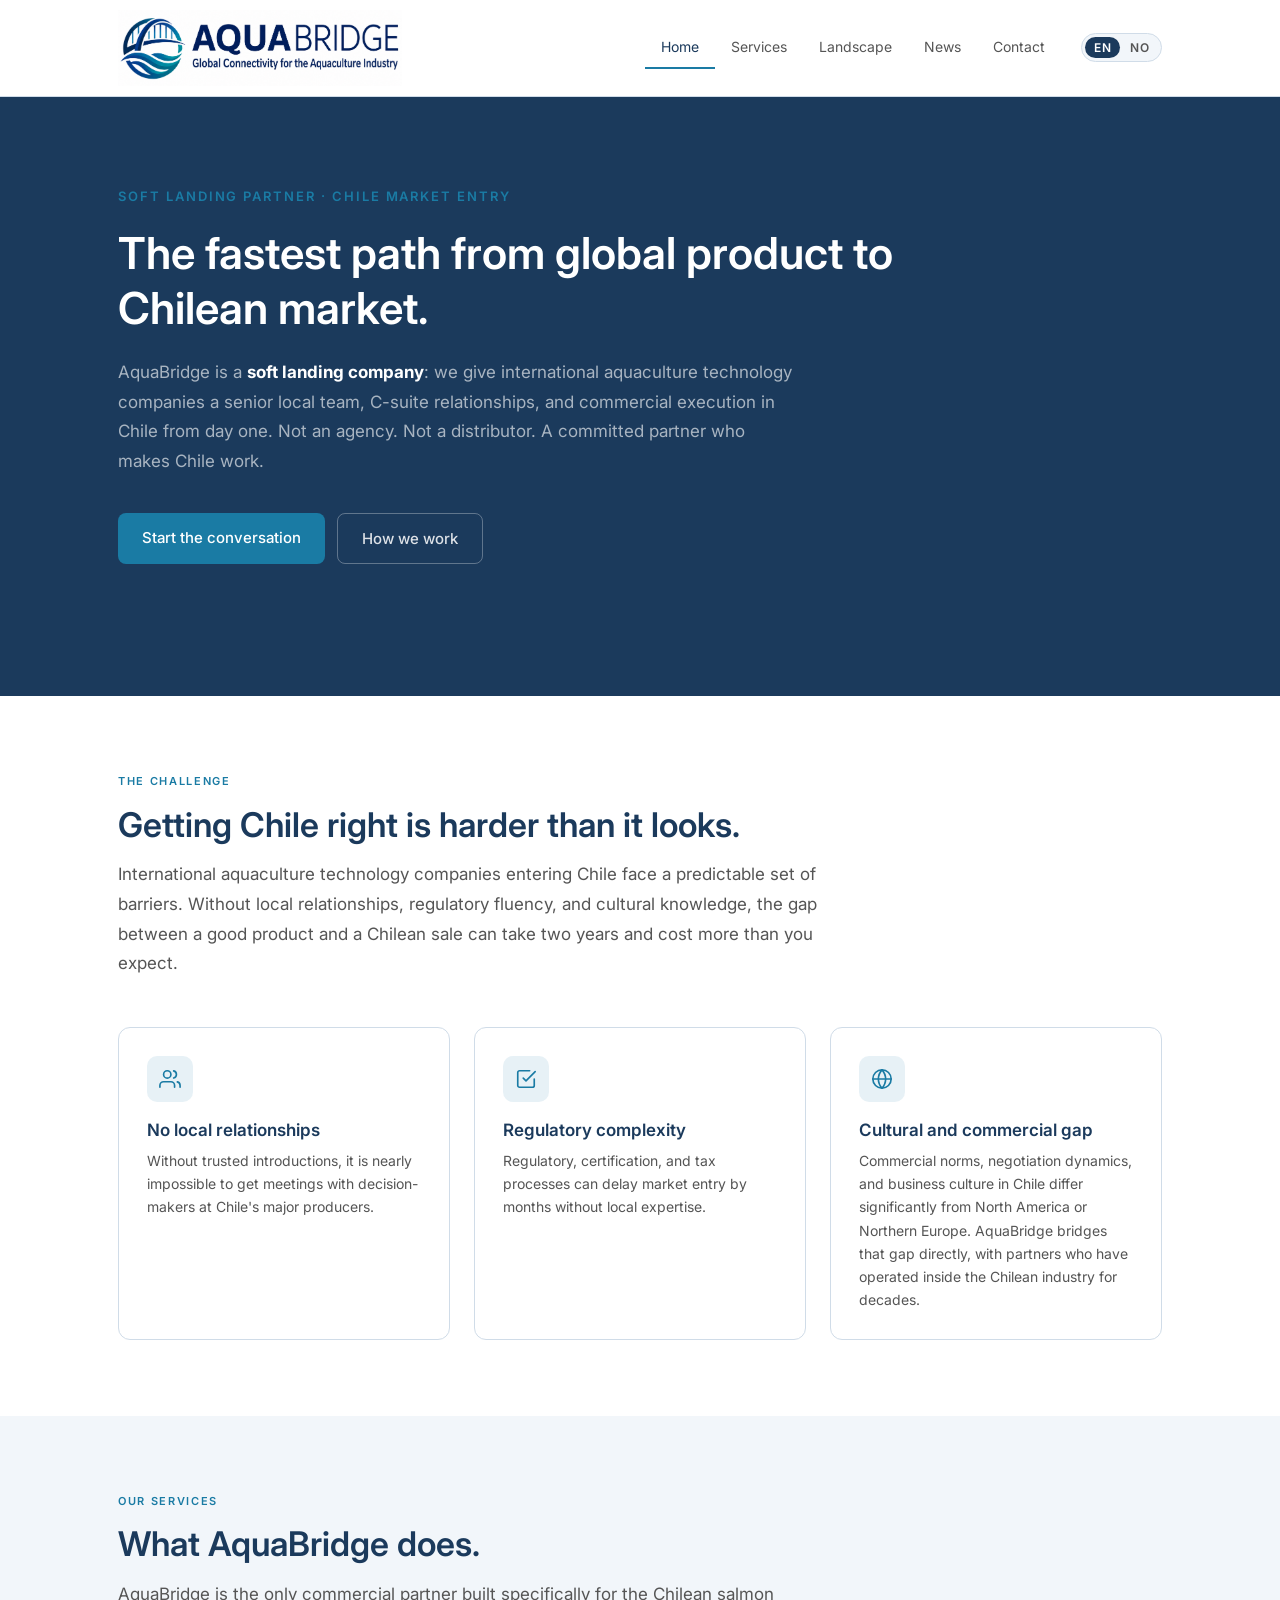
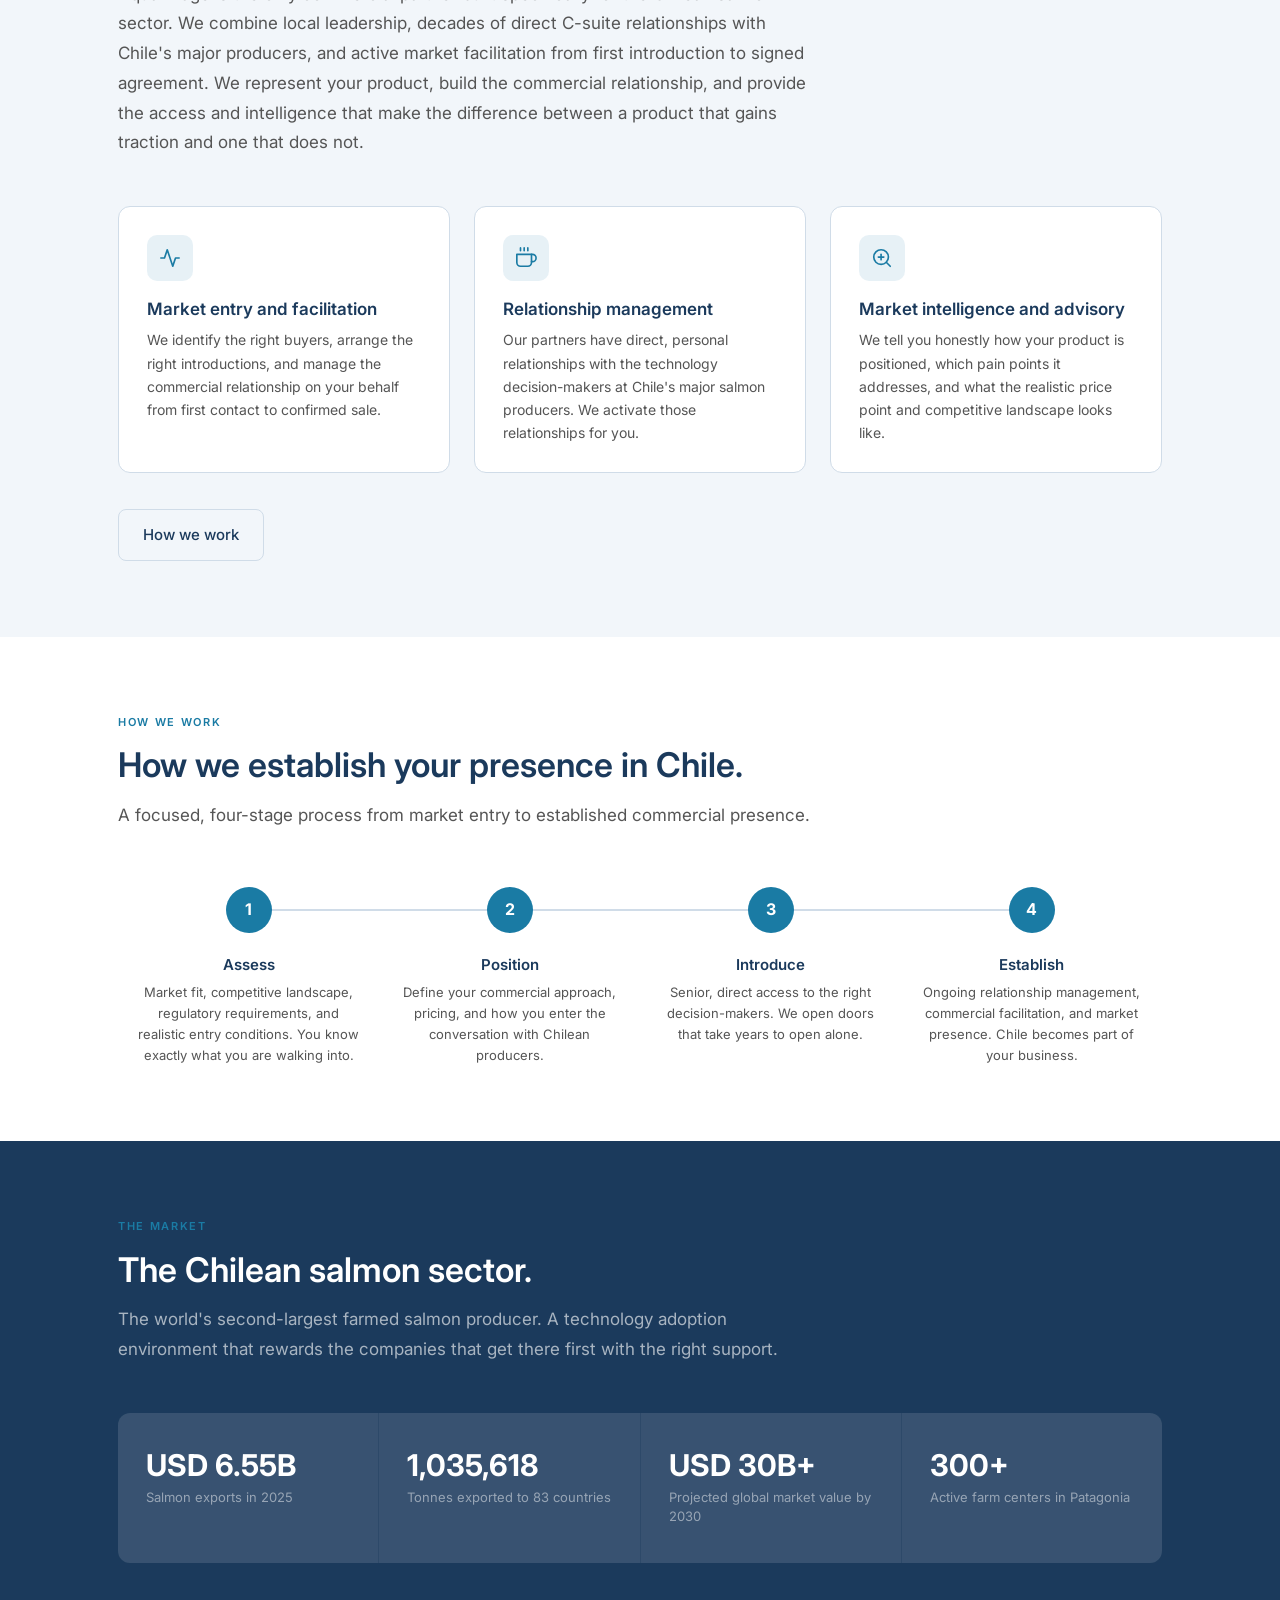
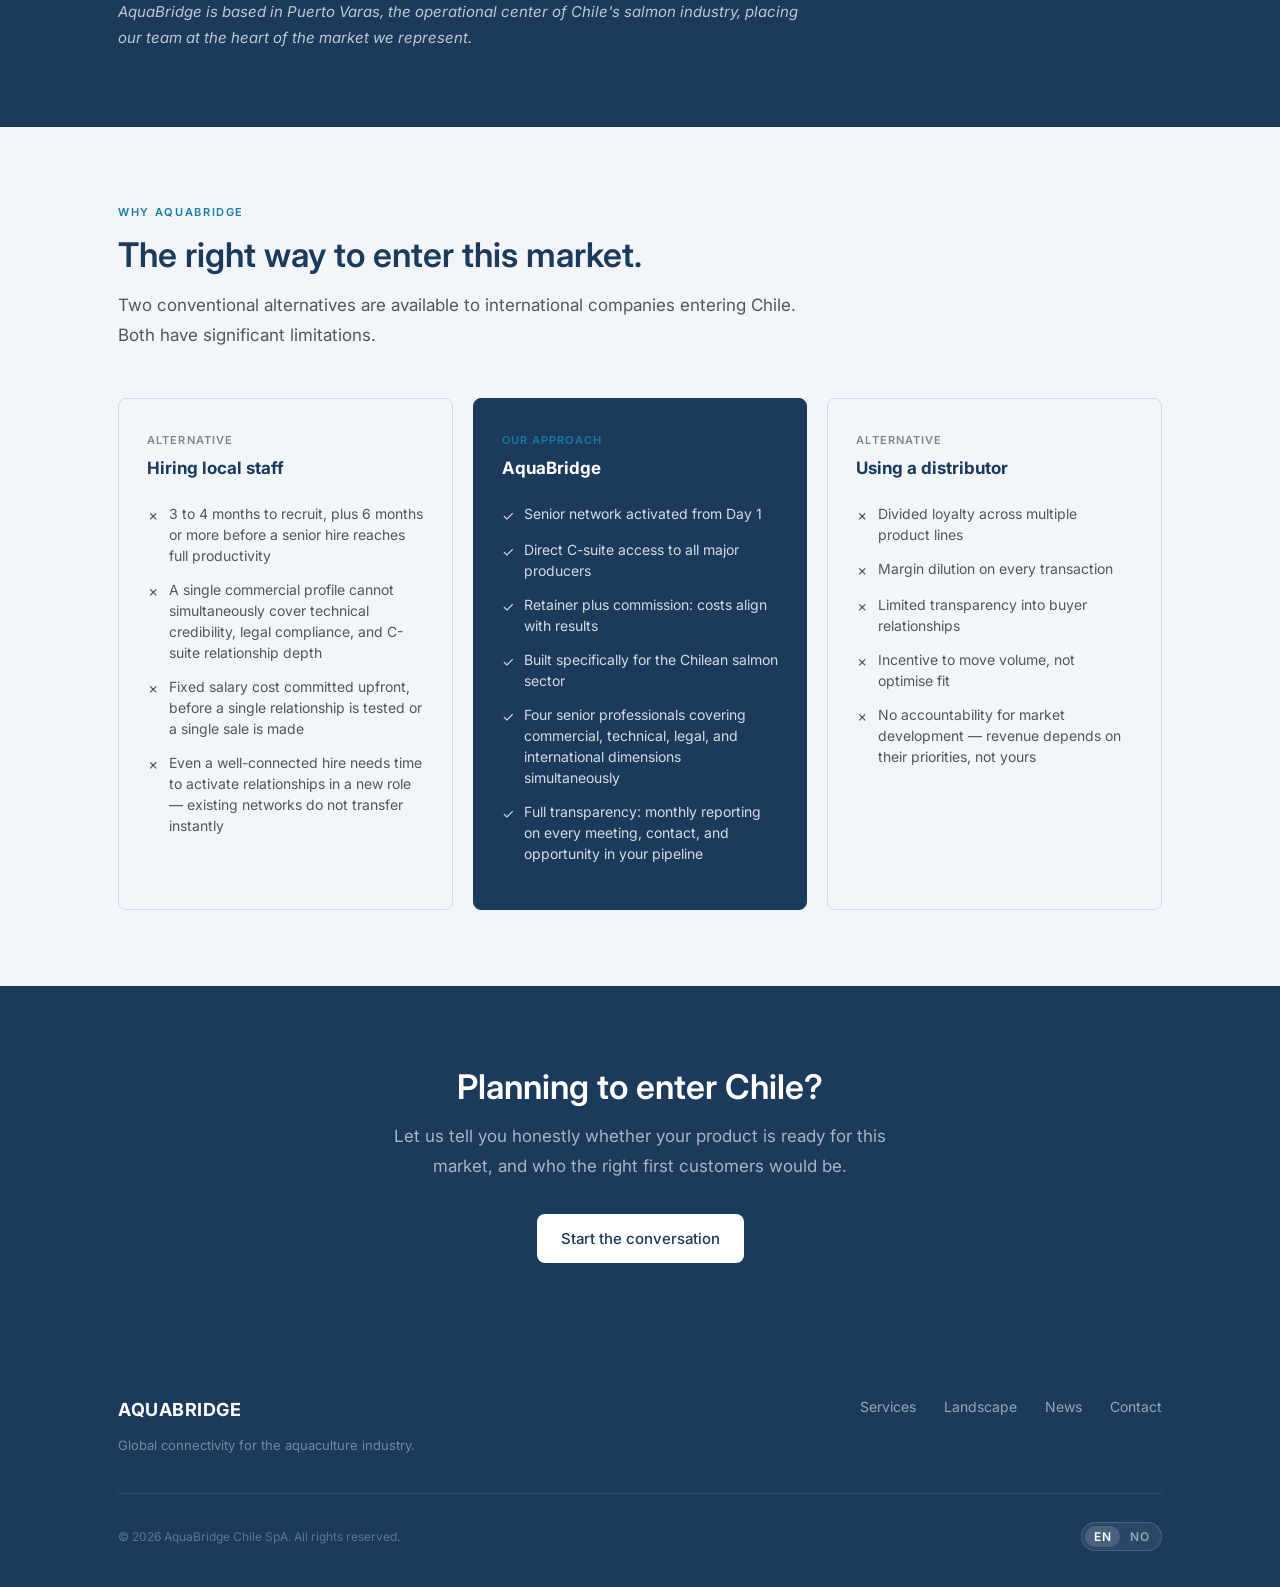
<file: index.html>
<!DOCTYPE html>
<html lang="en">
<head>
  <meta charset="UTF-8">
  <meta name="viewport" content="width=device-width, initial-scale=1.0">
  <meta name="description" content="AquaBridge is the market entry and soft landing partner for aquaculture technology companies entering Chile's salmon industry — Atlantic salmon, coho salmon, and trout farming operations across Patagonia.">
  <meta name="keywords" content="aquaculture Chile, salmon technology Chile, Atlantic salmon, Salmo salar, coho salmon, Oncorhynchus kisutch, trout farming, Chilean salmon industry, salmon market entry, aquaculture soft landing, market access Chile, salmon technology distributor, salmonid farming Chile, aquaculture consultant Chile, salmon sensors Chile, salmon monitoring, AquaBridge">
  <title>AquaBridge — Aquaculture Technology Market Entry in Chile | Salmon Industry</title>
  <!-- Open Graph -->
  <meta property="og:type" content="website">
  <meta property="og:url" content="https://www.aquabridge.cl/">
  <link rel="canonical" href="https://www.aquabridge.cl/">
  <meta property="og:title" content="AquaBridge — Aquaculture Technology Market Entry in Chile | Salmon Industry">
  <meta property="og:description" content="AquaBridge is the soft landing partner for aquaculture technology companies entering Chile's Atlantic salmon, coho salmon, and trout farming sector.">
  <meta property="og:image" content="https://www.aquabridge.cl/images/salmon_bridge.png">
  <!-- Twitter Card -->
  <meta name="twitter:card" content="summary_large_image">
  <meta name="twitter:title" content="AquaBridge — Aquaculture Technology Market Entry in Chile | Salmon Industry">
  <meta name="twitter:description" content="Soft landing and market access for aquaculture technology companies entering Chile's salmon farming sector.">
  <meta name="twitter:image" content="https://www.aquabridge.cl/images/salmon_bridge.png">
  <!-- Structured Data -->
  <script type="application/ld+json">
  {
    "@context": "https://schema.org",
    "@type": "Organization",
    "name": "AquaBridge Chile SpA",
    "url": "https://www.aquabridge.cl",
    "logo": "https://www.aquabridge.cl/images/logo.png",
    "description": "AquaBridge is the market entry and soft landing partner for international aquaculture technology companies entering Chile's salmon farming industry — Atlantic salmon (Salmo salar), coho salmon (Oncorhynchus kisutch), and trout operations across Patagonia.",
    "foundingDate": "2026",
    "areaServed": "CL",
    "contactPoint": {
      "@type": "ContactPoint",
      "email": "jinfante@aquabridge.cl",
      "contactType": "sales",
      "availableLanguage": ["English", "Spanish", "Norwegian"]
    },
    "sameAs": []
  }
  </script>
  <link rel="preconnect" href="https://fonts.googleapis.com">
  <link rel="preconnect" href="https://fonts.gstatic.com" crossorigin>
  <link href="https://fonts.googleapis.com/css2?family=Inter:wght@400;500;600;700&display=swap" rel="stylesheet">
  <link rel="stylesheet" href="css/style.css">
</head>
<body>
  <nav class="nav" role="navigation" aria-label="Main navigation">
    <div class="container">
      <div class="nav-inner">
        <a href="index.html" class="nav-logo">
          <img src="images/logo.png" alt="AquaBridge" onerror="this.style.display='none'">
          <span class="nav-logo-text">AQUABRIDGE</span>
        </a>
        <div class="nav-links">
          <a href="index.html" data-i18n="nav_home">Home</a>
          <a href="services.html" data-i18n="nav_services">Services</a>
          <a href="technology.html" data-i18n="nav_technology">Landscape</a>
          <a href="news.html" data-i18n="nav_news">News</a>
          <a href="contact.html" class="nav-cta" data-i18n="nav_contact">Contact</a>
          <div class="lang-toggle desktop">
            <button class="lang-btn active" data-lang="en">EN</button>
            <button class="lang-btn" data-lang="no">NO</button>
          </div>
        </div>
        <button class="nav-hamburger" aria-label="Open menu" aria-expanded="false">
          <span></span><span></span><span></span>
        </button>
      </div>
      <div class="nav-mobile">
        <a href="index.html" data-i18n="nav_home">Home</a>
        <a href="services.html" data-i18n="nav_services">Services</a>
        <a href="technology.html" data-i18n="nav_technology">Landscape</a>
        <a href="news.html" data-i18n="nav_news">News</a>
        <a href="contact.html" data-i18n="nav_contact">Contact</a>
        <div class="lang-toggle">
          <button class="lang-btn active" data-lang="en">EN</button>
          <button class="lang-btn" data-lang="no">NO</button>
        </div>
      </div>
    </div>
  </nav>

  <!-- HERO -->
  <div class="hero-dark" role="banner">
    <div class="container">
      <p class="hero-pre" data-i18n="home_pre">Aquaculture Technology · Chile Market Entry</p>
      <h1 data-i18n="home_h1">The fastest path from global product to Chilean market.</h1>
      <p class="hero-sub" data-i18n="home_sub">Senior local leadership, C-suite relationships, and commercial execution from day one. Not an agency. Not a distributor. A committed partner.</p>
      <div class="hero-btns">
        <a href="contact.html" class="btn btn-primary" data-i18n="home_cta1">Start the conversation</a>
        <a href="services.html" class="btn btn-ghost" data-i18n="home_cta2">How we work</a>
      </div>
      
    </div>
  </div>

  <!-- PROBLEM -->
  <section class="sec-white" aria-labelledby="prob-heading">
    <div class="container">
      <p class="sec-label" data-i18n="prob_label">The challenge</p>
      <h2 class="sec-h2" id="prob-heading" data-i18n="prob_h2">Getting Chile right is harder than it looks.</h2>
      <p class="sec-sub wide" data-i18n="prob_sub">International aquaculture technology companies entering Chile face a predictable set of barriers. Without local relationships, regulatory fluency, and cultural knowledge, the gap between a good product and a Chilean sale can take two years and cost more than you expect.</p>
      <div class="cards-3">
        <div class="card">
          <div class="card-icon" aria-hidden="true">
            <svg viewBox="0 0 24 24"><path d="M17 21v-2a4 4 0 0 0-4-4H5a4 4 0 0 0-4 4v2"/><circle cx="9" cy="7" r="4"/><path d="M23 21v-2a4 4 0 0 0-3-3.87"/><path d="M16 3.13a4 4 0 0 1 0 7.75"/></svg>
          </div>
          <h3 data-i18n="prob_c1_h">No local relationships</h3>
          <p data-i18n="prob_c1_p">Without trusted introductions, it is nearly impossible to get meetings with decision-makers at Chile's major producers.</p>
        </div>
        <div class="card">
          <div class="card-icon" aria-hidden="true">
            <svg viewBox="0 0 24 24"><path d="M9 11l3 3L22 4"/><path d="M21 12v7a2 2 0 0 1-2 2H5a2 2 0 0 1-2-2V5a2 2 0 0 1 2-2h11"/></svg>
          </div>
          <h3 data-i18n="prob_c2_h">Regulatory complexity</h3>
          <p data-i18n="prob_c2_p">Regulatory, certification, and tax processes can delay market entry by months without local expertise.</p>
        </div>
        <div class="card">
          <div class="card-icon" aria-hidden="true">
            <svg viewBox="0 0 24 24"><circle cx="12" cy="12" r="10"/><line x1="2" y1="12" x2="22" y2="12"/><path d="M12 2a15.3 15.3 0 0 1 4 10 15.3 15.3 0 0 1-4 10 15.3 15.3 0 0 1-4-10 15.3 15.3 0 0 1 4-10z"/></svg>
          </div>
          <h3 data-i18n="prob_c3_h">Cultural and commercial gap</h3>
          <p data-i18n="prob_c3_p">Commercial norms and negotiation dynamics in Chile differ significantly from North America or Northern Europe.</p>
        </div>
      </div>
    </div>
  </section>

  <!-- WHAT WE DO -->
  <section class="sec-gray" aria-labelledby="wwd-heading">
    <div class="container">
      <p class="sec-label" data-i18n="wwd_label">Our services</p>
      <h2 class="sec-h2" id="wwd-heading" data-i18n="wwd_h2">What AquaBridge does.</h2>
      <p class="sec-sub" data-i18n="wwd_sub">AquaBridge provides what the conventional approaches cannot: a dedicated commercial partner that combines local leadership, decades of C suite relationships, and active market facilitation from first introduction to signed agreement. We represent your product, build the commercial relationship, and provide the access and intelligence that make the difference between a product that gains traction and one that does not.</p>
      <div class="cards-3">
        <div class="card card-on-gray">
          <div class="card-icon" aria-hidden="true">
            <svg viewBox="0 0 24 24"><polyline points="22 12 18 12 15 21 9 3 6 12 2 12"/></svg>
          </div>
          <h3 data-i18n="wwd_c1_h">Market entry and facilitation</h3>
          <p data-i18n="wwd_c1_p">We identify the right buyers, arrange the right introductions, and manage the commercial relationship on your behalf from first contact to confirmed sale.</p>
        </div>
        <div class="card card-on-gray">
          <div class="card-icon" aria-hidden="true">
            <svg viewBox="0 0 24 24"><path d="M18 8h1a4 4 0 0 1 0 8h-1"/><path d="M2 8h16v9a4 4 0 0 1-4 4H6a4 4 0 0 1-4-4V8z"/><line x1="6" y1="1" x2="6" y2="4"/><line x1="10" y1="1" x2="10" y2="4"/><line x1="14" y1="1" x2="14" y2="4"/></svg>
          </div>
          <h3 data-i18n="wwd_c2_h">Relationship management</h3>
          <p data-i18n="wwd_c2_p">Our partners have direct, personal relationships with the technology decision-makers at Chile's major salmon producers. We activate those relationships for you.</p>
        </div>
        <div class="card card-on-gray">
          <div class="card-icon" aria-hidden="true">
            <svg viewBox="0 0 24 24"><circle cx="11" cy="11" r="8"/><line x1="21" y1="21" x2="16.65" y2="16.65"/><line x1="11" y1="8" x2="11" y2="14"/><line x1="8" y1="11" x2="14" y2="11"/></svg>
          </div>
          <h3 data-i18n="wwd_c3_h">Market intelligence and advisory</h3>
          <p data-i18n="wwd_c3_p">We tell you honestly how your product is positioned, which pain points it addresses, and what the realistic price point and competitive landscape looks like.</p>
        </div>
      </div>
      <p style="margin-top:36px;">
        <a href="services.html" class="btn btn-secondary" data-i18n="home_cta2">How we work</a>
      </p>
    </div>
  </section>

  <!-- HOW WE WORK -->
  <section class="sec-white" aria-labelledby="howwe-heading">
    <div class="container">
      <p class="sec-label" data-i18n="howwe_label">How we work</p>
      <h2 class="sec-h2" id="howwe-heading" data-i18n="howwe_h2">Five steps from first call to first sale.</h2>
      <p class="sec-sub" data-i18n="howwe_sub">AquaBridge runs a structured commercial process built around the realities of the Chilean salmon market.</p>
      <div class="steps-wrap">
        <div class="steps-4">
          <div class="step">
            <div class="step-num">1</div>
            <h3 class="step-h" data-i18n="step1_h">Assess</h3>
            <p class="step-p" data-i18n="step1_p">Market fit, competitive landscape, regulatory requirements, and realistic entry conditions. You know exactly what you are walking into.</p>
          </div>
          <div class="step">
            <div class="step-num">2</div>
            <h3 class="step-h" data-i18n="step2_h">Position</h3>
            <p class="step-p" data-i18n="step2_p">Define your commercial approach, pricing, and how you enter the conversation with Chilean producers.</p>
          </div>
          <div class="step">
            <div class="step-num">3</div>
            <h3 class="step-h" data-i18n="step3_h">Introduce</h3>
            <p class="step-p" data-i18n="step3_p">Senior, direct access to the right decision-makers. We open doors that take years to open alone.</p>
          </div>
          <div class="step">
            <div class="step-num">4</div>
            <h3 class="step-h" data-i18n="step4_h">Establish</h3>
            <p class="step-p" data-i18n="step4_p">Ongoing relationship management, commercial facilitation, and market presence. Chile becomes part of your business.</p>
          </div>
        </div>
      </div>
    </div>
  </section>

  <!-- MARKET STATS -->
  <section class="sec-navy" aria-labelledby="mkt-heading">
    <div class="container">
      <p class="sec-label" data-i18n="mkt_label">The market</p>
      <h2 class="sec-h2 navy-h2" id="mkt-heading" data-i18n="mkt_h2">The Chilean salmon sector.</h2>
      <p class="sec-sub light-narrow" data-i18n="mkt_sub">The world's second-largest farmed salmon producer. A technology adoption environment that rewards the companies that get there first with the right support.</p>
      <div class="stats-4" role="list">
        <div class="stat-block" role="listitem"><div class="num" data-i18n="mkt_s1_n">USD 6.55B</div><div class="lbl" data-i18n="mkt_s1_l">Salmon exports in 2025</div></div>
        <div class="stat-block" role="listitem"><div class="num" data-i18n="mkt_s2_n">1,035,618</div><div class="lbl" data-i18n="mkt_s2_l">Tonnes exported to 83 countries</div></div>
        <div class="stat-block" role="listitem"><div class="num" data-i18n="mkt_s3_n">26.5%</div><div class="lbl" data-i18n="mkt_s3_l">Of global salmon aquaculture production</div></div>
        <div class="stat-block" role="listitem"><div class="num" data-i18n="mkt_s4_n">8 major</div><div class="lbl" data-i18n="mkt_s4_l">Producer groups</div></div>
      </div>
      <p class="mkt-location" data-i18n="mkt_location">AquaBridge is based in Puerto Varas, the operational center of Chile's salmon industry, placing our team at the heart of the market we represent.</p>
    </div>
  </section>

  <!-- WHY AQUABRIDGE -->
  <section class="sec-gray" aria-labelledby="vs-heading">
    <div class="container">
      <p class="sec-label" data-i18n="vs_label">Why AquaBridge</p>
      <h2 class="sec-h2" id="vs-heading" data-i18n="vs_h2">The right way to enter this market.</h2>
      <p class="sec-sub" data-i18n="vs_sub">Two conventional alternatives are available to international companies entering Chile. Both have significant limitations.</p>
      <div class="vs-grid">
        <div class="vs-col">
          <p class="vs-col-head" data-i18n="vs_col1_head">Alternative</p>
          <p class="vs-col-label" data-i18n="vs_col1_label">Hiring local staff</p>
          <div class="vs-item"><span class="vs-icon">✗</span><span data-i18n="vs_col1_i1">Takes 6–12 months to hire and onboard</span></div>
          <div class="vs-item"><span class="vs-icon">✗</span><span data-i18n="vs_col1_i2">New hire builds relationships from zero</span></div>
          <div class="vs-item"><span class="vs-icon">✗</span><span data-i18n="vs_col1_i3">High fixed cost regardless of sales outcomes</span></div>
          <div class="vs-item"><span class="vs-icon">✗</span><span data-i18n="vs_col1_i4">No existing producer network on Day 1</span></div>
        </div>
        <div class="vs-col vs-us">
          <p class="vs-col-head" data-i18n="vs_col2_head">Our approach</p>
          <p class="vs-col-label" data-i18n="vs_col2_label">AquaBridge</p>
          <div class="vs-item"><span class="vs-icon">✓</span><span data-i18n="vs_col2_i1">Senior network activated from Day 1</span></div>
          <div class="vs-item"><span class="vs-icon">✓</span><span data-i18n="vs_col2_i2">Direct C-suite access to all major producers</span></div>
          <div class="vs-item"><span class="vs-icon">✓</span><span data-i18n="vs_col2_i3">Retainer plus commission: costs align with results</span></div>
          <div class="vs-item"><span class="vs-icon">✓</span><span data-i18n="vs_col2_i4">Built specifically for the Chilean salmon sector</span></div>
          <div class="vs-item"><span class="vs-icon">✓</span><span data-i18n="vs_col2_i5">Four senior professionals covering commercial, technical, legal, and international dimensions simultaneously</span></div>
          <div class="vs-item"><span class="vs-icon">✓</span><span data-i18n="vs_col2_i6">Full transparency: monthly reporting on every meeting, contact, and opportunity in your pipeline</span></div>
        </div>
        <div class="vs-col">
          <p class="vs-col-head" data-i18n="vs_col3_head">Alternative</p>
          <p class="vs-col-label" data-i18n="vs_col3_label">Using a distributor</p>
          <div class="vs-item"><span class="vs-icon">✗</span><span data-i18n="vs_col3_i1">Divided loyalty across multiple product lines</span></div>
          <div class="vs-item"><span class="vs-icon">✗</span><span data-i18n="vs_col3_i2">Margin dilution on every transaction</span></div>
          <div class="vs-item"><span class="vs-icon">✗</span><span data-i18n="vs_col3_i3">Limited transparency into buyer relationships</span></div>
          <div class="vs-item"><span class="vs-icon">✗</span><span data-i18n="vs_col3_i4">Incentive to move volume, not optimise fit</span></div>
          <div class="vs-item"><span class="vs-icon">✗</span><span data-i18n="vs_col3_i5">No accountability for market development — revenue depends on their priorities, not yours</span></div>
        </div>
      </div>
    </div>
  </section>

  <!-- CTA -->
  <div class="cta-section" role="complementary">
    <div class="container">
      <h2 data-i18n="cta_h2">Planning to enter Chile?</h2>
      <p data-i18n="cta_p">Let us tell you honestly whether your product is ready for this market, and who the right first customers would be.</p>
      <a href="contact.html" class="btn btn-white" data-i18n="cta_btn">Start the conversation</a>
    </div>
  </div>

  <footer class="footer" role="contentinfo">
    <div class="container">
      <div class="footer-top">
        <div class="footer-brand">
          <div class="footer-logo">
            <img src="images/logo.png" alt="AquaBridge" onerror="this.style.display='none';this.nextElementSibling.style.display='block'">
            <span class="footer-logo-text">AQUABRIDGE</span>
          </div>
          <p class="footer-tag" data-i18n="footer_tag">Global connectivity for the aquaculture industry.</p>
        </div>
        <nav class="footer-nav" aria-label="Footer navigation">
          <a href="services.html" data-i18n="nav_services">Services</a>
          <a href="technology.html" data-i18n="nav_technology">Landscape</a>
          <a href="news.html" data-i18n="nav_news">News</a>
          <a href="contact.html" data-i18n="nav_contact">Contact</a>
        </nav>
      </div>
      <div class="footer-bottom">
        <p class="footer-copy" data-i18n="footer_copy">© 2026 AquaBridge Chile SpA. All rights reserved.</p>
        <div class="lang-toggle">
          <button class="lang-btn active" data-lang="en">EN</button>
          <button class="lang-btn" data-lang="no">NO</button>
        </div>
      </div>
    </div>
  </footer>

  <script src="js/main.js"></script>
</body>
</file>
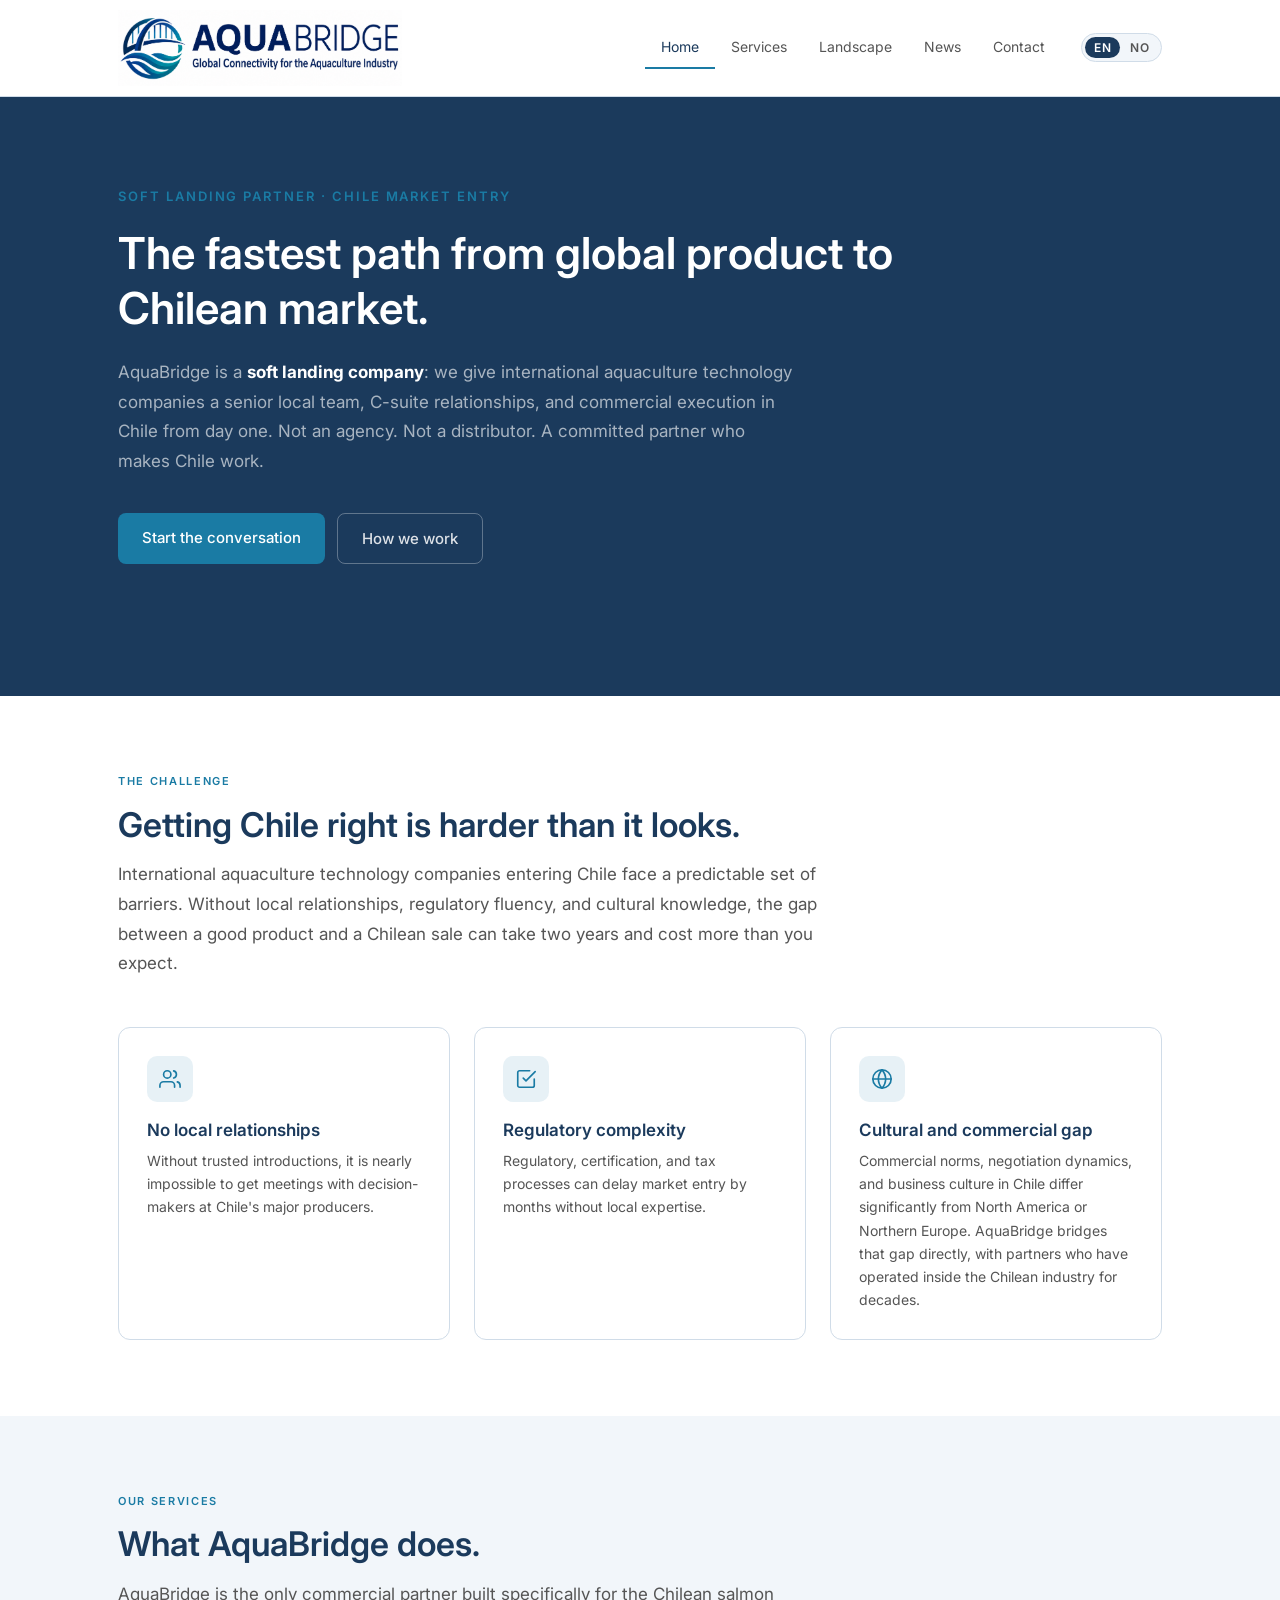
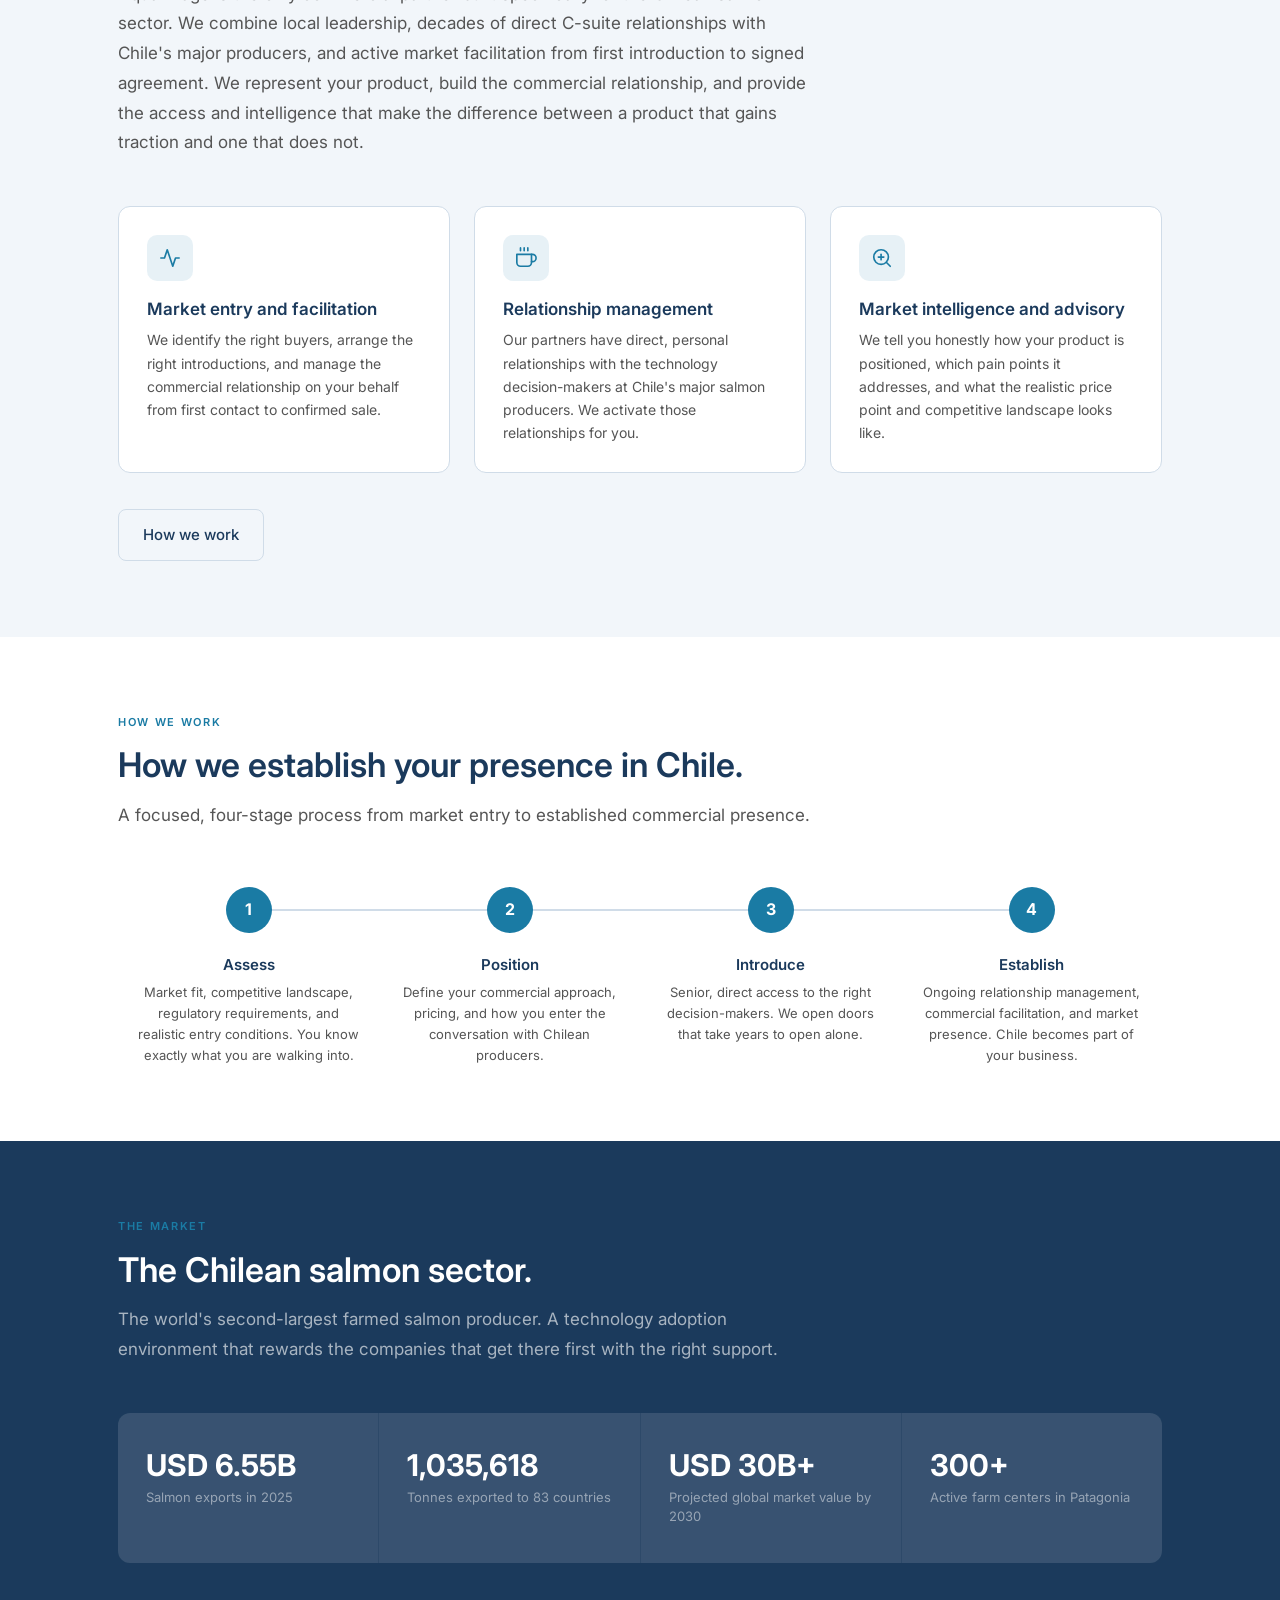
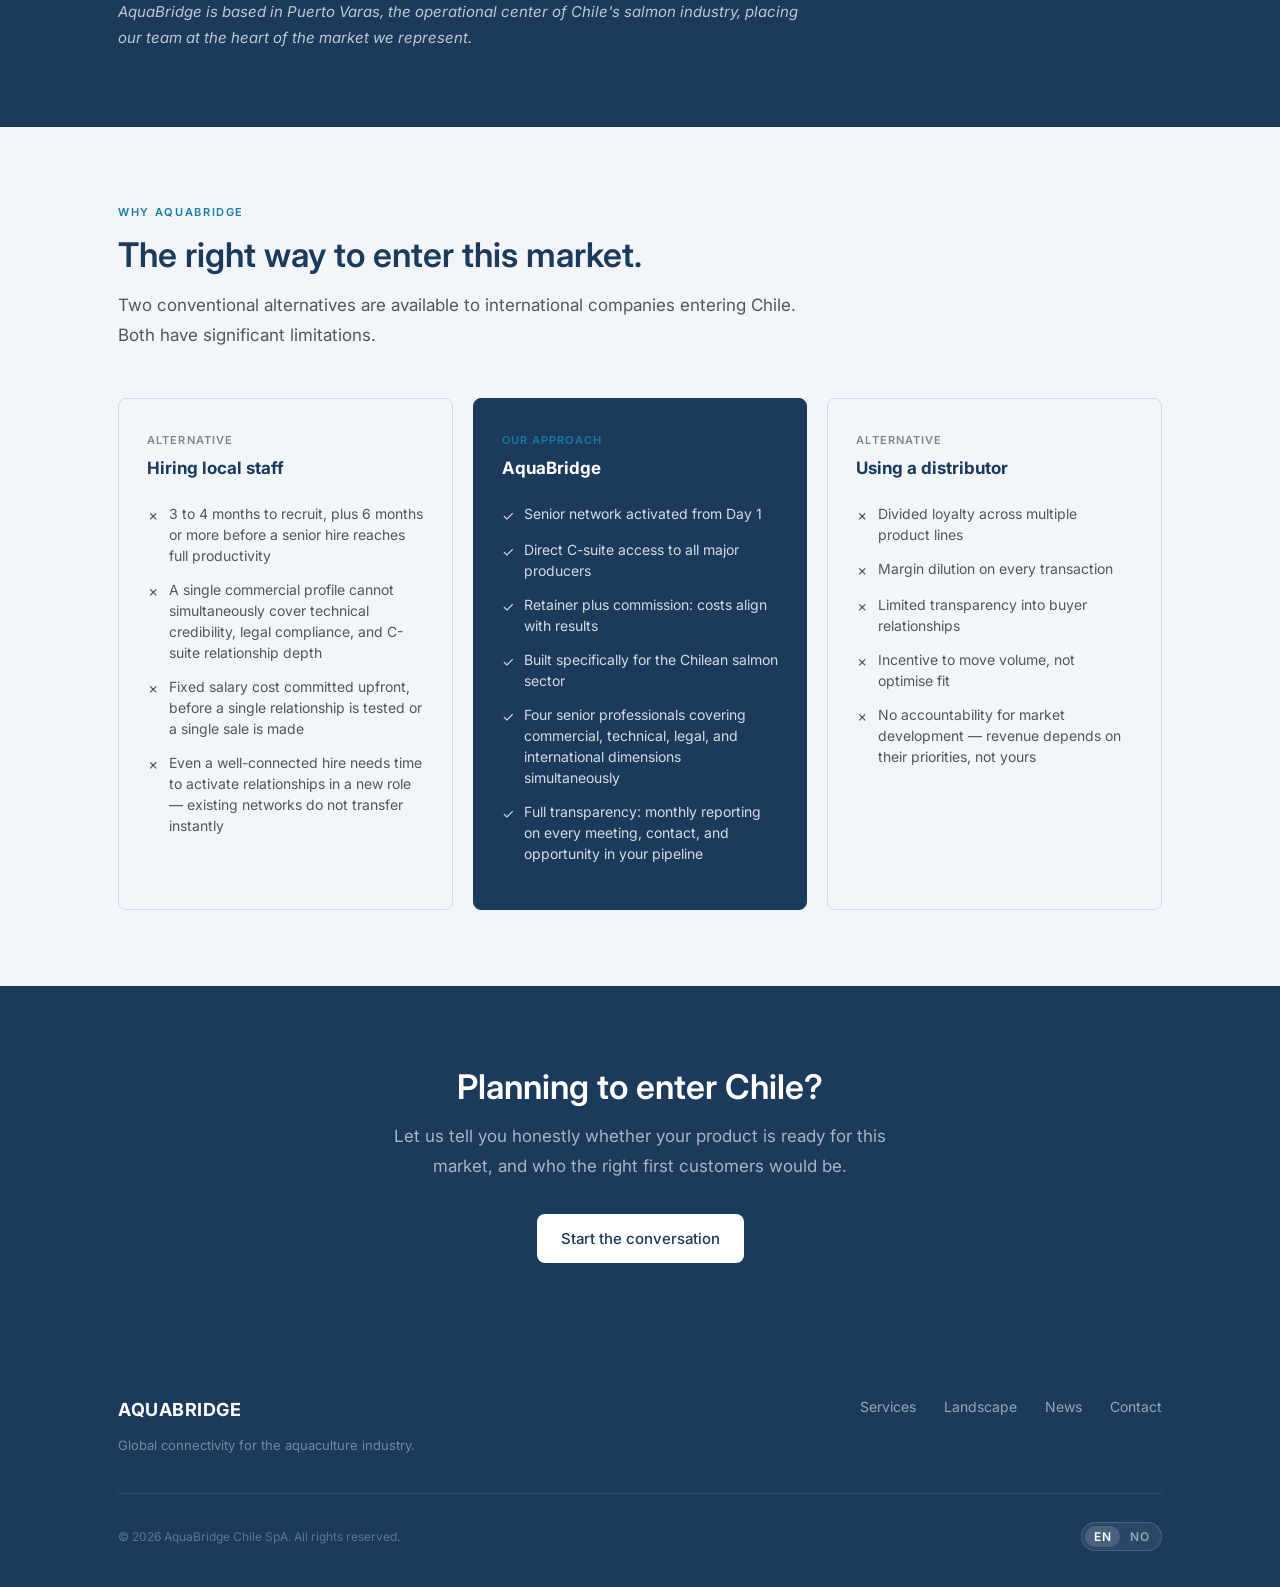
<file: about.html>
<!DOCTYPE html>
<html lang="en">
<head>
  <meta charset="UTF-8">
  <meta http-equiv="refresh" content="0; url=index.html">
  <link rel="canonical" href="https://www.aquabridge.cl/index.html">
  <title>AquaBridge</title>
</head>
<body>
  <script>window.location.replace("index.html");</script>
</body>
</html>
</file>
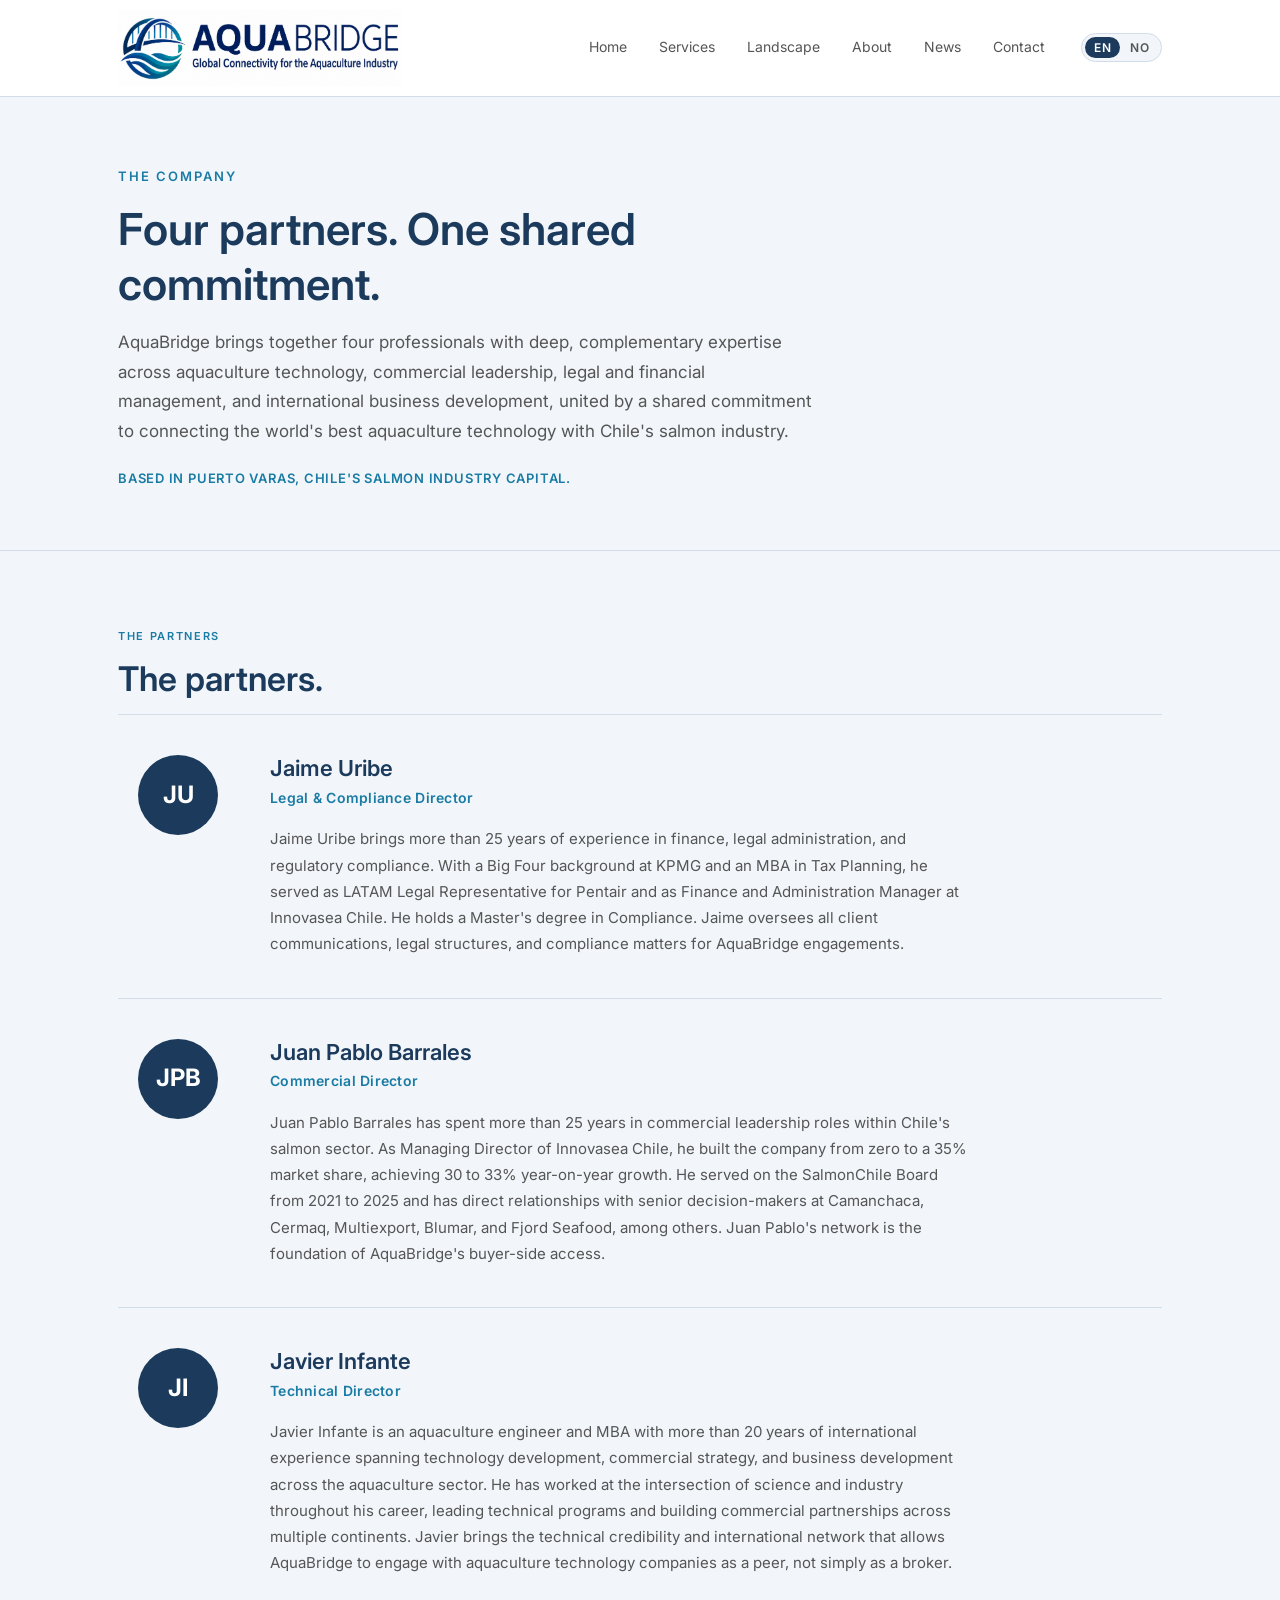
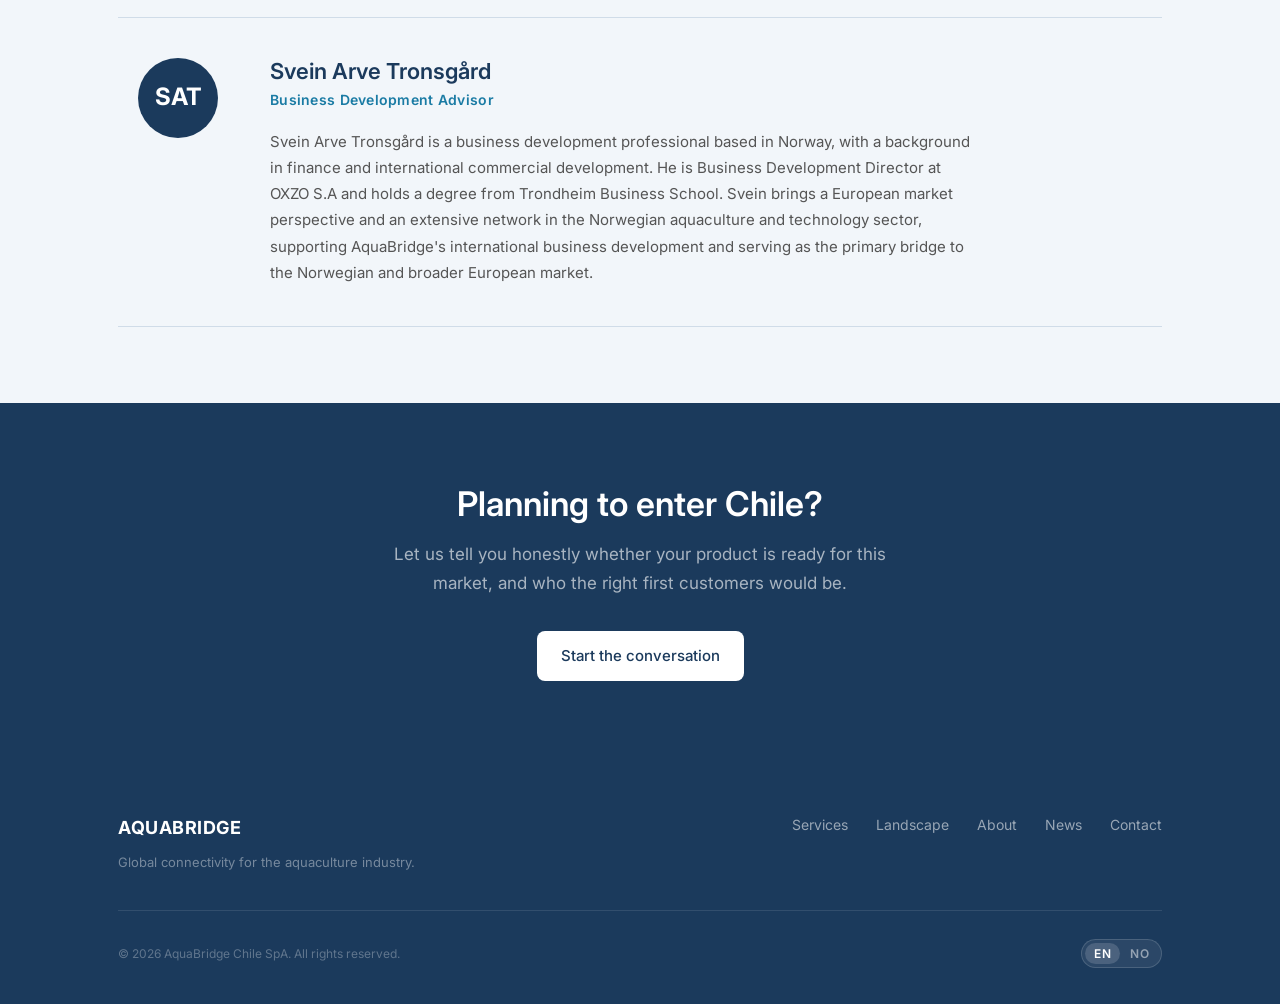
<file: about_backup_2026-08-31.html>
<!DOCTYPE html>
<html lang="en">
<head>
  <meta charset="UTF-8">
  <meta name="viewport" content="width=device-width, initial-scale=1.0">
  <meta name="description" content="Meet the AquaBridge team — four partners with deep experience in Chile's Atlantic salmon, coho salmon, and trout farming industry, covering commercial leadership, aquaculture technology, legal compliance, and international business development.">
  <meta name="keywords" content="AquaBridge team, aquaculture Chile experts, Chilean salmon industry, salmon technology consultants, Atlantic salmon Chile, coho salmon producers, Salmo salar, aquaculture engineer Chile, salmon commercial leadership, SalmonChile, soft landing Chile, aquaculture market entry team">
  <title>About — AquaBridge | Aquaculture Experts in Chile's Salmon Industry</title>
  <!-- Open Graph -->
  <meta property="og:type" content="website">
  <meta property="og:url" content="https://www.aquabridge.cl/about.html">
  <link rel="canonical" href="https://www.aquabridge.cl/about.html">
  <meta property="og:title" content="About — AquaBridge | Aquaculture Experts in Chile's Salmon Industry">
  <meta property="og:description" content="Four partners with deep experience in Chile's Atlantic salmon, coho, and trout farming industry — commercial, technical, legal, and international dimensions.">
  <meta property="og:image" content="https://www.aquabridge.cl/images/salmon_bridge.png">
  <!-- Twitter Card -->
  <meta name="twitter:card" content="summary_large_image">
  <meta name="twitter:title" content="About — AquaBridge | Aquaculture Experts in Chile's Salmon Industry">
  <meta name="twitter:description" content="Four partners with deep experience in Chile's Atlantic salmon, coho, and trout farming industry.">
  <meta name="twitter:image" content="https://www.aquabridge.cl/images/salmon_bridge.png">
  <link rel="preconnect" href="https://fonts.googleapis.com">
  <link rel="preconnect" href="https://fonts.gstatic.com" crossorigin>
  <link href="https://fonts.googleapis.com/css2?family=Inter:wght@400;500;600;700&display=swap" rel="stylesheet">
  <link rel="stylesheet" href="css/style.css">
</head>
<body>
  <nav class="nav">
    <div class="container">
      <div class="nav-inner">
        <a href="index.html" class="nav-logo">
          <img src="images/logo.png" alt="AquaBridge" onerror="this.style.display='none'">
          <span class="nav-logo-text">AQUABRIDGE</span>
        </a>
        <div class="nav-links">
          <a href="index.html" data-i18n="nav_home">Home</a>
          <a href="services.html" data-i18n="nav_services">Services</a>
          <a href="technology.html" data-i18n="nav_technology">Landscape</a>
          <a href="about.html" data-i18n="nav_about">About</a>
          <a href="news.html" data-i18n="nav_news">News</a>
          <a href="contact.html" class="nav-cta" data-i18n="nav_contact">Contact</a>
          <div class="lang-toggle desktop">
            <button class="lang-btn active" data-lang="en">EN</button>
            <button class="lang-btn" data-lang="no">NO</button>
          </div>
        </div>
        <button class="nav-hamburger" aria-label="Open menu"><span></span><span></span><span></span></button>
      </div>
      <div class="nav-mobile">
        <a href="index.html" data-i18n="nav_home">Home</a>
        <a href="services.html" data-i18n="nav_services">Services</a>
        <a href="technology.html" data-i18n="nav_technology">Landscape</a>
        <a href="about.html" data-i18n="nav_about">About</a>
        <a href="news.html" data-i18n="nav_news">News</a>
        <a href="contact.html" data-i18n="nav_contact">Contact</a>
        <div class="lang-toggle"><button class="lang-btn active" data-lang="en">EN</button><button class="lang-btn" data-lang="no">NO</button></div>
      </div>
    </div>
  </nav>

  <!-- HERO -->
  <div class="hero-light">
    <div class="container">
      <p class="hero-pre" data-i18n="about_pre">The company</p>
      <h1 data-i18n="about_h1">Four partners. One shared commitment.</h1>
      <p class="hero-sub" data-i18n="about_sub">AquaBridge brings together four professionals with deep, complementary expertise across aquaculture technology, commercial leadership, legal and financial management, and international business development, united by a shared commitment to connecting the world's best aquaculture technology with Chile's salmon industry.</p>
      <p class="hero-location" data-i18n="about_location">Based in Puerto Varas, Chile's salmon industry capital.</p>
    </div>
  </div>

  <!-- PARTNERS -->
  <section class="sec-gray">
    <div class="container">
      <p class="sec-label">The partners</p>
      <h2 class="sec-h2" data-i18n="about_team_h2">The partners.</h2>

      <div class="profile">
        <div class="profile-left">
          <div class="profile-avatar">JU</div>
        </div>
        <div class="profile-right">
          <h3 data-i18n="p3_name">Jaime Uribe</h3>
          <p class="role" data-i18n="p3_role">Legal & Compliance Director</p>
          <p data-i18n="p3_long">Jaime Uribe brings more than 25 years of experience in finance, legal administration, and regulatory compliance. With a Big Four background at KPMG and an MBA in Tax Planning, he served as LATAM Legal Representative for Pentair and as Finance and Administration Manager at Innovasea Chile. He holds a Master's degree in Compliance. Jaime oversees all client communications, legal structures, and compliance matters for AquaBridge engagements.</p>
        </div>
      </div>

      <div class="profile">
        <div class="profile-left">
          <div class="profile-avatar">JPB</div>
        </div>
        <div class="profile-right">
          <h3 data-i18n="p2_name">Juan Pablo Barrales</h3>
          <p class="role" data-i18n="p2_role">Commercial Director</p>
          <p data-i18n="p2_long">Juan Pablo Barrales has spent more than 25 years in commercial leadership roles within Chile's salmon sector. As Managing Director of Innovasea Chile, he built the company from zero to a 35% market share, achieving 30 to 33% year-on-year growth. He served on the SalmonChile Board from 2021 to 2025 and has direct relationships with senior decision-makers at Camanchaca, Cermaq, Multiexport, Blumar, and Fjord Seafood, among others. Juan Pablo's network is the foundation of AquaBridge's buyer-side access.</p>
        </div>
      </div>

      <div class="profile">
        <div class="profile-left">
          <div class="profile-avatar">JI</div>
        </div>
        <div class="profile-right">
          <h3 data-i18n="p1_name">Javier Infante</h3>
          <p class="role" data-i18n="p1_role">Technical Director</p>
          <p data-i18n="p1_long">Javier Infante is an aquaculture engineer and MBA with more than 20 years of international experience spanning technology development, commercial strategy, and business development across the aquaculture sector. He has worked at the intersection of science and industry throughout his career, leading technical programs and building commercial partnerships across multiple continents. Javier brings the technical credibility and international network that allows AquaBridge to engage with aquaculture technology companies as a peer, not simply as a broker.</p>
        </div>
      </div>

      <div class="profile">
        <div class="profile-left">
          <div class="profile-avatar">SAT</div>
        </div>
        <div class="profile-right">
          <h3 data-i18n="p4_name">Svein Arve Tronsgård</h3>
          <p class="role" data-i18n="p4_role">Business Development Advisor</p>
          <p data-i18n="p4_long">Svein Arve Tronsgård is a business development professional based in Norway, with a background in finance and international commercial development. He is Business Development Director at OXZO S.A and holds a degree from Trondheim Business School. Svein brings a European market perspective and an extensive network in the Norwegian aquaculture and technology sector, supporting AquaBridge's international business development and serving as the primary bridge to the Norwegian and broader European market.</p>
        </div>
      </div>

    </div>
  </section>

  <!-- CTA -->
  <div class="cta-section">
    <div class="container">
      <h2 data-i18n="cta_h2">Planning to enter Chile?</h2>
      <p data-i18n="cta_p">Let us tell you honestly whether your product is ready for this market, and who the right first customers would be.</p>
      <a href="contact.html" class="btn btn-white" data-i18n="cta_btn">Start the conversation</a>
    </div>
  </div>

  <footer class="footer">
    <div class="container">
      <div class="footer-top">
        <div class="footer-brand">
          <div class="footer-logo"><img src="images/logo.png" alt="AquaBridge" onerror="this.style.display='none';this.nextElementSibling.style.display='block'"><span class="footer-logo-text">AQUABRIDGE</span></div>
          <p class="footer-tag" data-i18n="footer_tag">Global connectivity for the aquaculture industry.</p>
        </div>
        <nav class="footer-nav">
          <a href="services.html" data-i18n="nav_services">Services</a>
          <a href="technology.html" data-i18n="nav_technology">Landscape</a>
          <a href="about.html" data-i18n="nav_about">About</a>
          <a href="news.html" data-i18n="nav_news">News</a>
          <a href="contact.html" data-i18n="nav_contact">Contact</a>
        </nav>
      </div>
      <div class="footer-bottom">
        <p class="footer-copy" data-i18n="footer_copy">© 2026 AquaBridge Chile SpA. All rights reserved.</p>
        <div class="lang-toggle"><button class="lang-btn active" data-lang="en">EN</button><button class="lang-btn" data-lang="no">NO</button></div>
      </div>
    </div>
  </footer>

  <script src="js/main.js"></script>
</body>
</html>
</file>
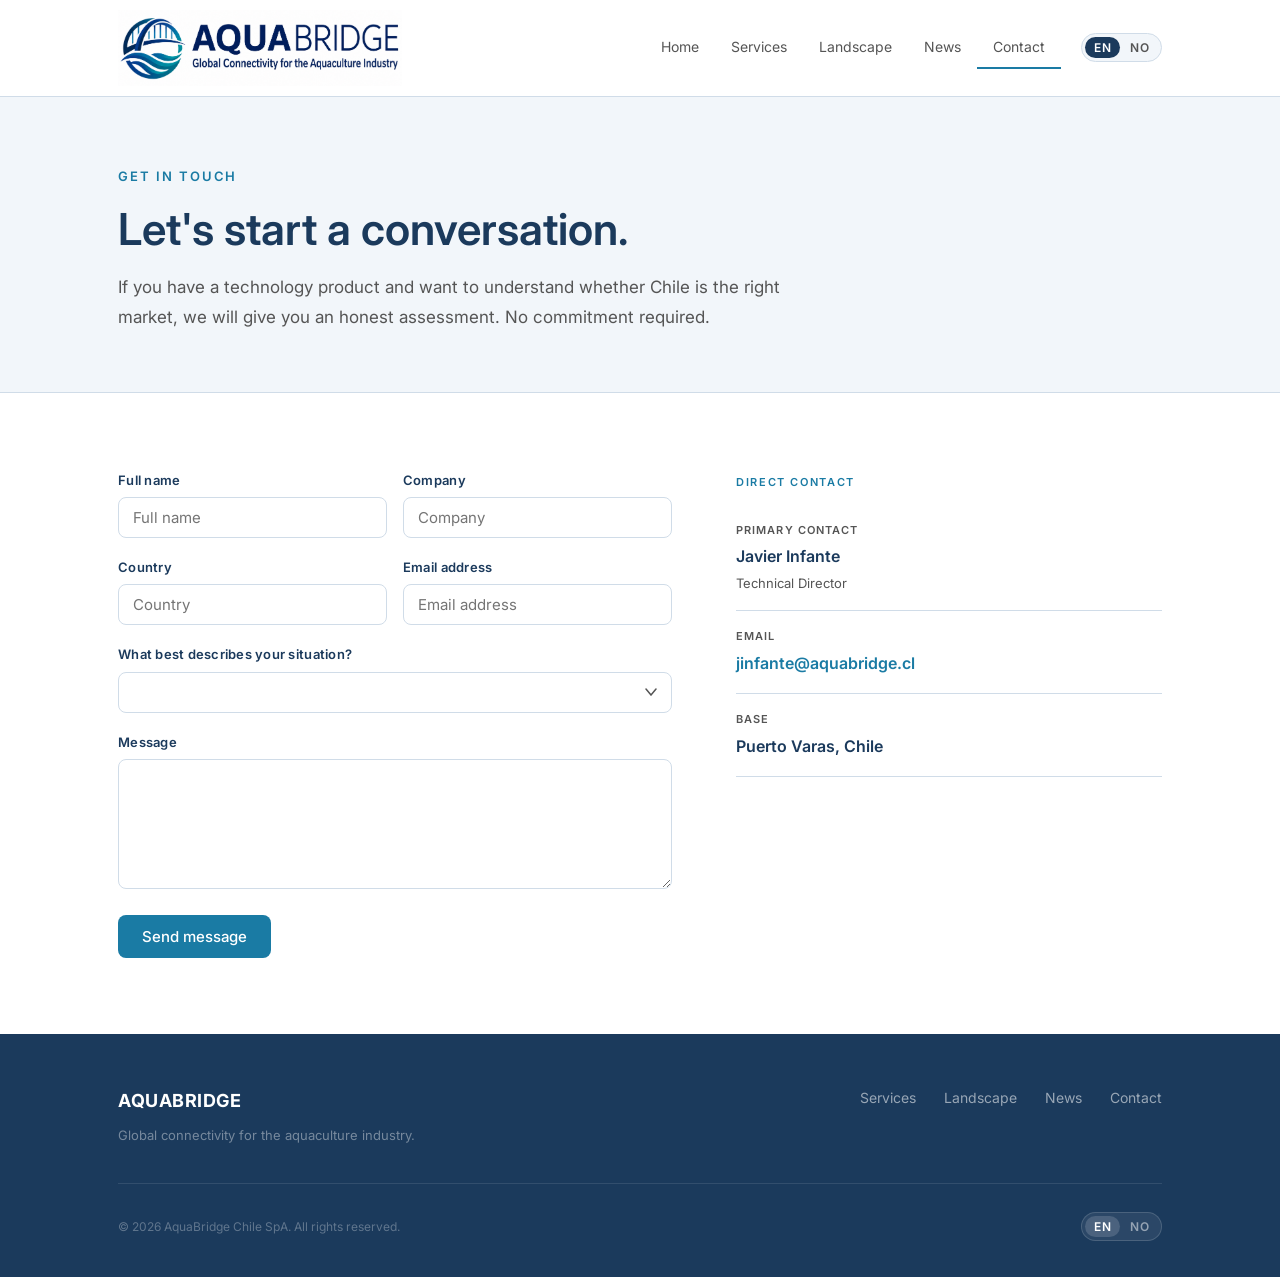
<file: contact.html>
<!DOCTYPE html>
<html lang="en">
<head>
  <meta charset="UTF-8">
  <meta name="viewport" content="width=device-width, initial-scale=1.0">
  <meta name="description" content="Contact AquaBridge to start a conversation about entering Chile's Atlantic salmon, coho salmon, or trout farming market. Honest market assessment and direct introductions to the right buyers.">
  <meta name="keywords" content="contact AquaBridge, aquaculture Chile contact, salmon technology Chile, Atlantic salmon market Chile, coho salmon Chile, trout aquaculture Chile, Salmo salar Chile, aquaculture soft landing contact, salmon industry Chile partner">
  <title>Contact — AquaBridge | Aquaculture Market Entry in Chile</title>
  <!-- Open Graph -->
  <meta property="og:type" content="website">
  <meta property="og:url" content="https://www.aquabridge.cl/contact.html">
  <link rel="canonical" href="https://www.aquabridge.cl/contact.html">
  <meta property="og:title" content="Contact — AquaBridge | Aquaculture Market Entry in Chile">
  <meta property="og:description" content="Start a conversation about entering Chile's Atlantic salmon, coho salmon, or trout farming market. Honest assessment, direct introductions.">
  <meta property="og:image" content="https://www.aquabridge.cl/images/salmon_bridge.png">
  <!-- Twitter Card -->
  <meta name="twitter:card" content="summary_large_image">
  <meta name="twitter:title" content="Contact — AquaBridge | Aquaculture Market Entry in Chile">
  <meta name="twitter:description" content="Start a conversation about entering Chile's salmon market. Honest assessment, real relationships.">
  <meta name="twitter:image" content="https://www.aquabridge.cl/images/salmon_bridge.png">
  <link rel="preconnect" href="https://fonts.googleapis.com">
  <link rel="preconnect" href="https://fonts.gstatic.com" crossorigin>
  <link href="https://fonts.googleapis.com/css2?family=Inter:wght@400;500;600;700&display=swap" rel="stylesheet">
  <link rel="stylesheet" href="css/style.css">
</head>
<body>
  <nav class="nav">
    <div class="container">
      <div class="nav-inner">
        <a href="index.html" class="nav-logo">
          <img src="images/logo.png" alt="AquaBridge" onerror="this.style.display='none'">
          <span class="nav-logo-text">AQUABRIDGE</span>
        </a>
        <div class="nav-links">
          <a href="index.html" data-i18n="nav_home">Home</a>
          <a href="services.html" data-i18n="nav_services">Services</a>
          <a href="technology.html" data-i18n="nav_technology">Landscape</a>
          <a href="news.html" data-i18n="nav_news">News</a>
          <a href="contact.html" class="nav-cta" data-i18n="nav_contact">Contact</a>
          <div class="lang-toggle desktop">
            <button class="lang-btn active" data-lang="en">EN</button>
            <button class="lang-btn" data-lang="no">NO</button>
          </div>
        </div>
        <button class="nav-hamburger" aria-label="Open menu"><span></span><span></span><span></span></button>
      </div>
      <div class="nav-mobile">
        <a href="index.html" data-i18n="nav_home">Home</a>
        <a href="services.html" data-i18n="nav_services">Services</a>
        <a href="technology.html" data-i18n="nav_technology">Landscape</a>
        <a href="news.html" data-i18n="nav_news">News</a>
        <a href="contact.html" data-i18n="nav_contact">Contact</a>
        <div class="lang-toggle"><button class="lang-btn active" data-lang="en">EN</button><button class="lang-btn" data-lang="no">NO</button></div>
      </div>
    </div>
  </nav>

  <!-- HERO -->
  <div class="hero-light">
    <div class="container">
      <p class="hero-pre" data-i18n="contact_pre">Get in touch</p>
      <h1 data-i18n="contact_h1">Let's start a conversation.</h1>
      <p class="hero-sub" data-i18n="contact_sub">If you have a technology product and want to understand whether Chile is the right market, we will give you an honest assessment. No commitment required.</p>
    </div>
  </div>

  <!-- CONTACT -->
  <section class="sec-white">
    <div class="container">
      <div class="contact-layout">

        <!-- FORM -->
        <div>
          <form id="contact-form" action="https://formspree.io/f/xkoeqjey" method="POST" novalidate>
            <div class="form-row">
              <div class="form-group">
                <label for="name" data-i18n="form_name">Full name</label>
                <input type="text" id="name" name="name" required data-i18n-ph="form_name">
              </div>
              <div class="form-group">
                <label for="company" data-i18n="form_co">Company</label>
                <input type="text" id="company" name="company" required data-i18n-ph="form_co">
              </div>
            </div>
            <div class="form-row">
              <div class="form-group">
                <label for="country" data-i18n="form_country">Country</label>
                <input type="text" id="country" name="country" data-i18n-ph="form_country">
              </div>
              <div class="form-group">
                <label for="email" data-i18n="form_email">Email address</label>
                <input type="email" id="email" name="email" required data-i18n-ph="form_email">
              </div>
            </div>
            <div class="form-group">
              <label for="situation" data-i18n="form_sit">What best describes your situation?</label>
              <select id="situation" name="situation" data-i18n-opt="situation">
                <option value="" disabled selected></option>
                <option value="evaluating" data-key="sit_1">We are evaluating Chile as a potential market</option>
                <option value="ready" data-key="sit_2">We have a product ready and want to start now</option>
                <option value="underperforming" data-key="sit_3">We have an existing Chile presence that is underperforming</option>
                <option value="partner" data-key="sit_4">We are looking for a local partner or network</option>
              </select>
            </div>
            <div class="form-group">
              <label for="message" data-i18n="form_msg">Message</label>
              <textarea id="message" name="message" rows="5"></textarea>
            </div>
            <button type="submit" class="btn btn-primary" data-i18n="form_send">Send message</button>
          </form>
        </div>

        <!-- CONTACT INFO -->
        <div class="contact-info-block">
          <p class="sec-label">Direct contact</p>
          <div class="contact-info-item">
            <div class="contact-info-lbl" data-i18n="ci_role">Primary contact</div>
            <div class="contact-info-val" data-i18n="ci_name">Javier Infante</div>
            <div class="contact-info-note" data-i18n="p1_role">Technical Director</div>
          </div>
          <div class="contact-info-item">
            <div class="contact-info-lbl" data-i18n="ci_email_lbl">Email</div>
            <div class="contact-info-val"><a href="mailto:jinfante@aquabridge.cl" style="color:var(--teal);">jinfante@aquabridge.cl</a></div>
          </div>
          <div class="contact-info-item">
            <div class="contact-info-lbl" data-i18n="ci_base_lbl">Base</div>
            <div class="contact-info-val" data-i18n="ci_base">Puerto Varas, Chile</div>
          </div>
        </div>

      </div>
    </div>
  </section>

  <footer class="footer">
    <div class="container">
      <div class="footer-top">
        <div class="footer-brand">
          <div class="footer-logo"><img src="images/logo.png" alt="AquaBridge" onerror="this.style.display='none';this.nextElementSibling.style.display='block'"><span class="footer-logo-text">AQUABRIDGE</span></div>
          <p class="footer-tag" data-i18n="footer_tag">Global connectivity for the aquaculture industry.</p>
        </div>
        <nav class="footer-nav">
          <a href="services.html" data-i18n="nav_services">Services</a>
          <a href="technology.html" data-i18n="nav_technology">Landscape</a>
          <a href="news.html" data-i18n="nav_news">News</a>
          <a href="contact.html" data-i18n="nav_contact">Contact</a>
        </nav>
      </div>
      <div class="footer-bottom">
        <p class="footer-copy" data-i18n="footer_copy">© 2026 AquaBridge Chile SpA. All rights reserved.</p>
        <div class="lang-toggle"><button class="lang-btn active" data-lang="en">EN</button><button class="lang-btn" data-lang="no">NO</button></div>
      </div>
    </div>
  </footer>

  <script src="js/main.js"></script>
  <script>
    const form = document.getElementById('contact-form');
    form.addEventListener('submit', async function(e) {
      e.preventDefault();
      const btn = form.querySelector('button[type="submit"]');
      btn.disabled = true;
      btn.textContent = 'Sending...';
      try {
        const response = await fetch(form.action, {
          method: 'POST',
          body: new FormData(form),
          headers: { 'Accept': 'application/json' }
        });
        if (response.ok) {
          window.location.href = 'thankyou.html';
        } else {
          btn.disabled = false;
          btn.textContent = 'Send message';
          alert('Something went wrong. Please try again or email us directly.');
        }
      } catch (err) {
        btn.disabled = false;
        btn.textContent = 'Send message';
        alert('Something went wrong. Please try again or email us directly.');
      }
    });
  </script>
</body>
</html>
</file>
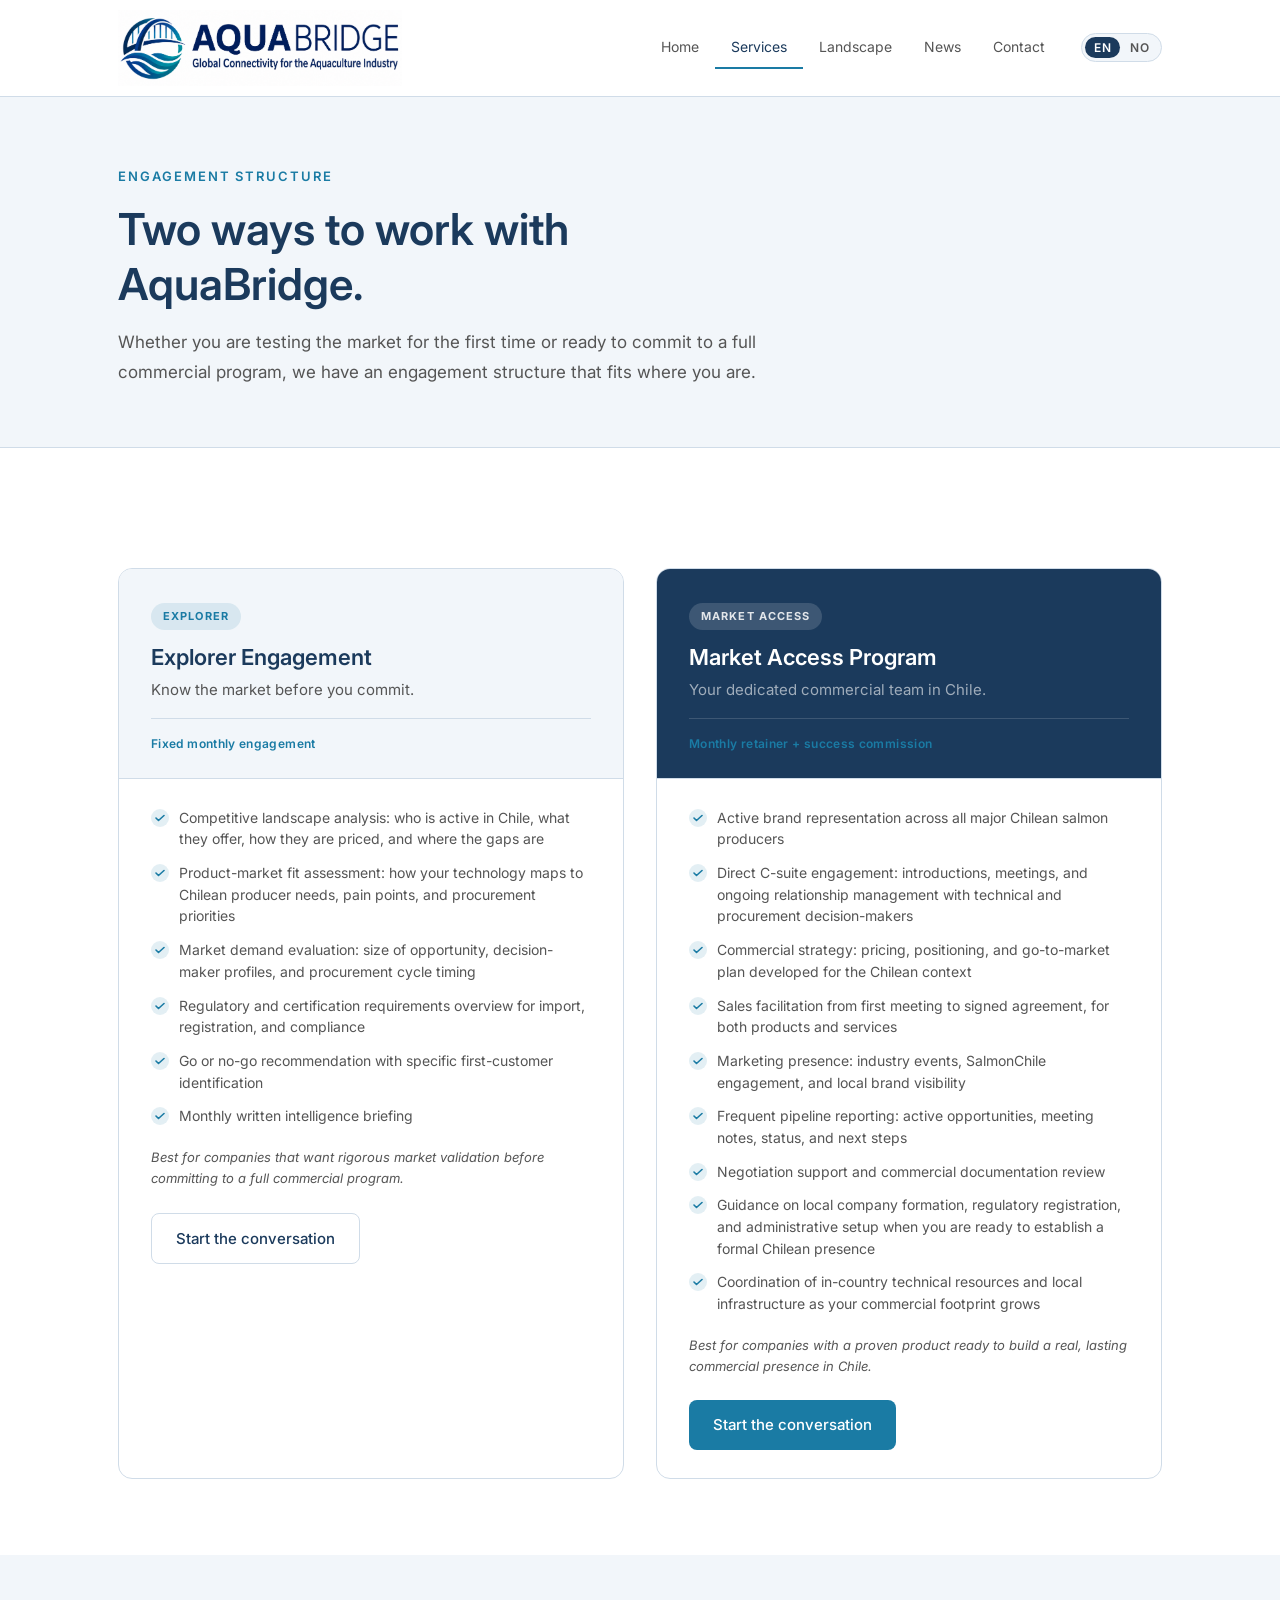
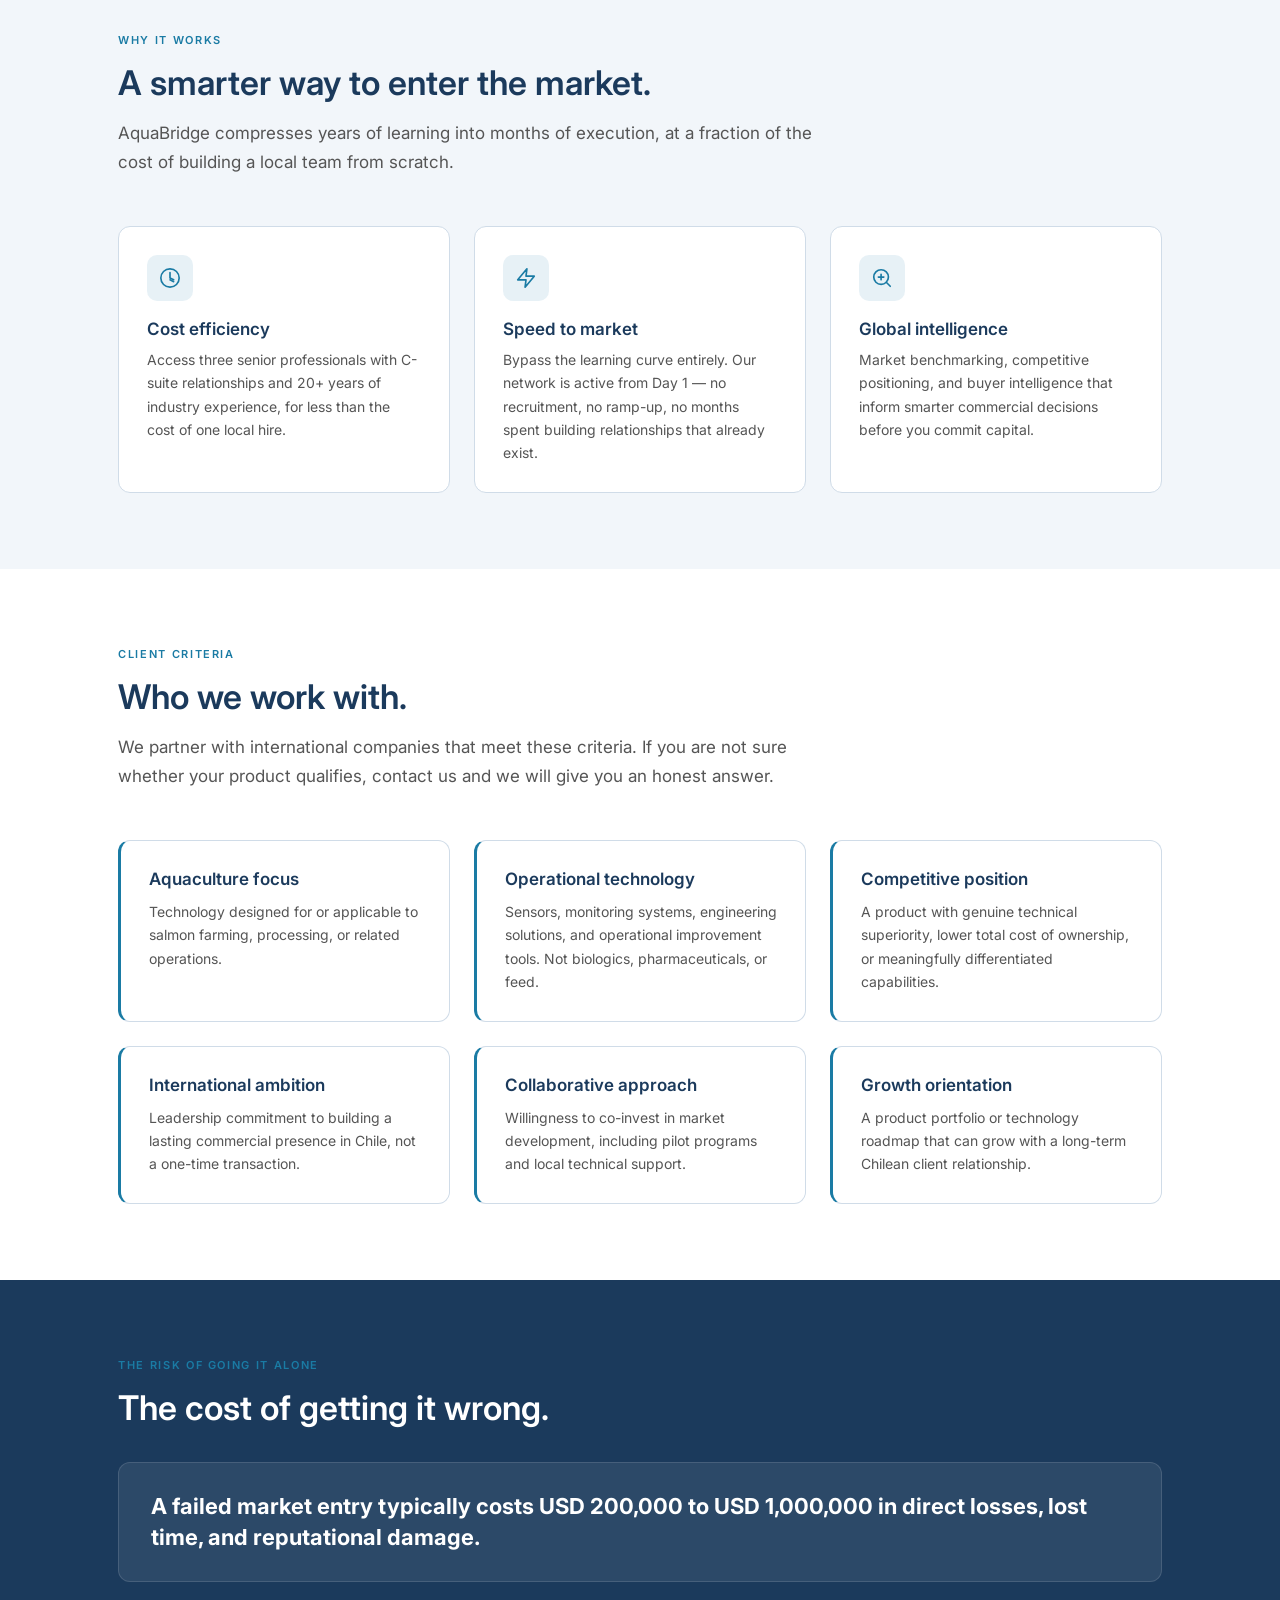
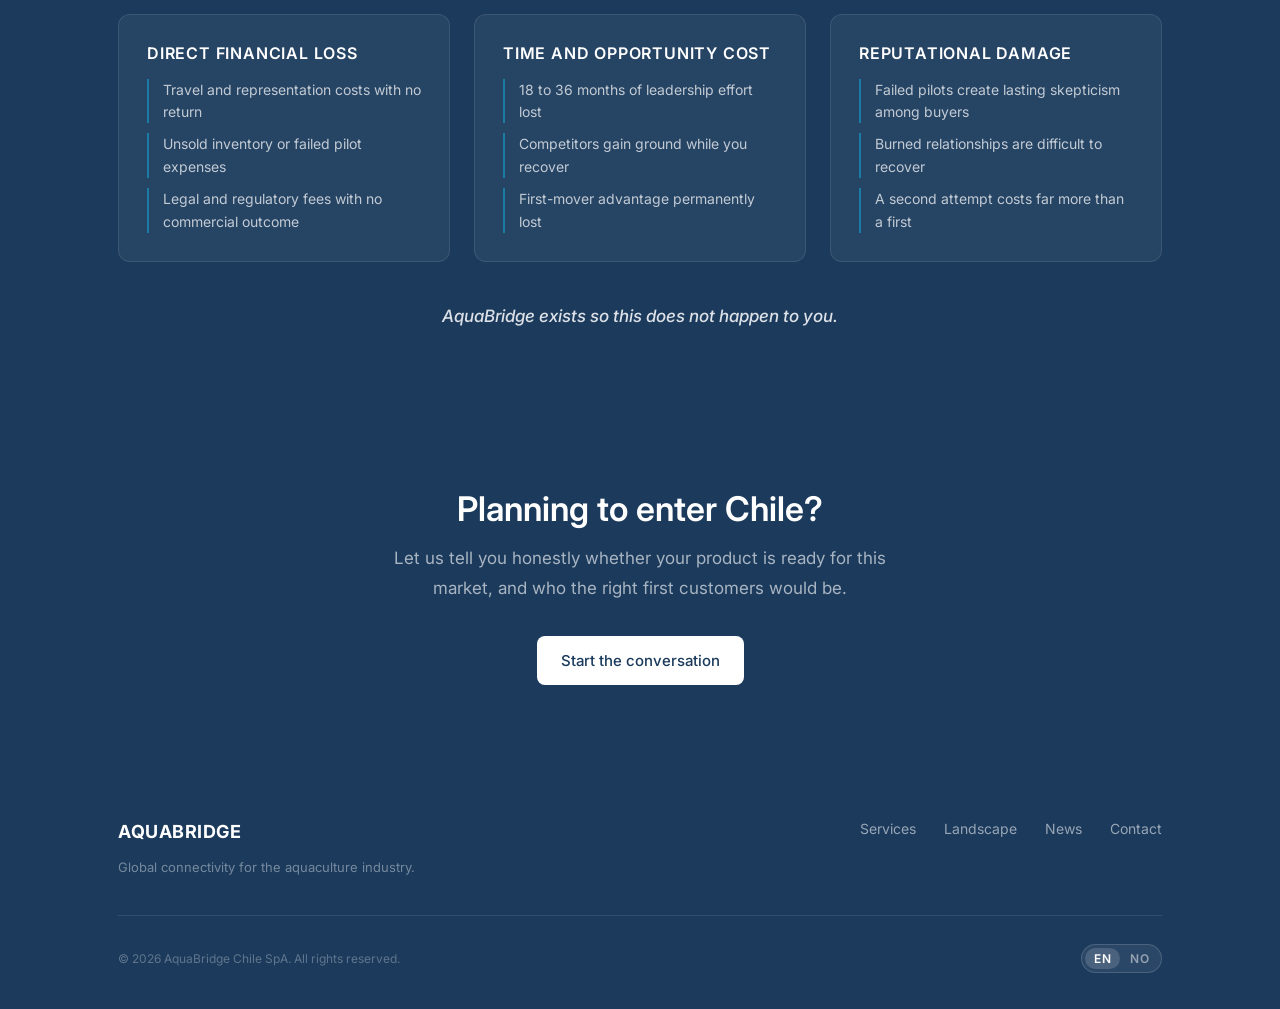
<file: services.html>
<!DOCTYPE html>
<html lang="en">
<head>
  <meta charset="UTF-8">
  <meta name="viewport" content="width=device-width, initial-scale=1.0">
  <meta name="description" content="Two soft landing structures for aquaculture technology companies entering Chile's salmon industry: Explorer Engagement for market validation, and Market Access Program for full commercial representation across Atlantic salmon, coho, and trout producers.">
  <meta name="keywords" content="aquaculture market entry Chile, salmon soft landing, aquaculture consultant Chile, salmon technology sales Chile, Atlantic salmon producers Chile, coho salmon Chile, Salmo salar, trout farming Chile, salmon market access, SalmonChile, Mowi Chile, Cermaq, AquaChile, Camanchaca, Multiexport, Blumar, aquaculture technology distribution">
  <title>Services — AquaBridge | Aquaculture Soft Landing Chile</title>
  <!-- Open Graph -->
  <meta property="og:type" content="website">
  <meta property="og:url" content="https://www.aquabridge.cl/services.html">
  <link rel="canonical" href="https://www.aquabridge.cl/services.html">
  <meta property="og:title" content="Services — AquaBridge | Aquaculture Soft Landing Chile">
  <meta property="og:description" content="Soft landing and market access for aquaculture technology companies entering Chile's Atlantic salmon, coho salmon, and trout farming sector.">
  <meta property="og:image" content="https://www.aquabridge.cl/images/salmon_bridge.png">
  <!-- Twitter Card -->
  <meta name="twitter:card" content="summary_large_image">
  <meta name="twitter:title" content="Services — AquaBridge | Aquaculture Soft Landing Chile">
  <meta name="twitter:description" content="Explorer Engagement and Market Access Program for aquaculture technology companies entering Chile's salmon sector.">
  <meta name="twitter:image" content="https://www.aquabridge.cl/images/salmon_bridge.png">
  <link rel="preconnect" href="https://fonts.googleapis.com">
  <link rel="preconnect" href="https://fonts.gstatic.com" crossorigin>
  <link href="https://fonts.googleapis.com/css2?family=Inter:wght@400;500;600;700&display=swap" rel="stylesheet">
  <link rel="stylesheet" href="css/style.css">
</head>
<body>
  <nav class="nav">
    <div class="container">
      <div class="nav-inner">
        <a href="index.html" class="nav-logo">
          <img src="images/logo.png" alt="AquaBridge" onerror="this.style.display='none'">
          <span class="nav-logo-text">AQUABRIDGE</span>
        </a>
        <div class="nav-links">
          <a href="index.html" data-i18n="nav_home">Home</a>
          <a href="services.html" data-i18n="nav_services">Services</a>
          <a href="technology.html" data-i18n="nav_technology">Landscape</a>
          <a href="news.html" data-i18n="nav_news">News</a>
          <a href="contact.html" class="nav-cta" data-i18n="nav_contact">Contact</a>
          <div class="lang-toggle desktop">
            <button class="lang-btn active" data-lang="en">EN</button>
            <button class="lang-btn" data-lang="no">NO</button>
          </div>
        </div>
        <button class="nav-hamburger" aria-label="Open menu"><span></span><span></span><span></span></button>
      </div>
      <div class="nav-mobile">
        <a href="index.html" data-i18n="nav_home">Home</a>
        <a href="services.html" data-i18n="nav_services">Services</a>
        <a href="technology.html" data-i18n="nav_technology">Landscape</a>
        <a href="news.html" data-i18n="nav_news">News</a>
        <a href="contact.html" data-i18n="nav_contact">Contact</a>
        <div class="lang-toggle"><button class="lang-btn active" data-lang="en">EN</button><button class="lang-btn" data-lang="no">NO</button></div>
      </div>
    </div>
  </nav>

  <!-- HERO -->
  <div class="hero-light">
    <div class="container">
      <p class="hero-pre" data-i18n="svc_pre">Engagement structure</p>
      <h1 data-i18n="svc_h1">Two ways to work with AquaBridge.</h1>
      <p class="hero-sub" data-i18n="svc_sub">Whether you are testing the market for the first time or ready to commit to a full commercial program, we have an engagement structure that fits where you are.</p>
    </div>
  </div>

  <!-- TIERS -->
  <section class="sec-white">
    <div class="container">
      <div class="tier-grid">

        <!-- Explorer -->
        <div class="tier-card">
          <div class="tier-head">
            <span class="tier-badge">Explorer</span>
            <h3>Explorer Engagement</h3>
            <p class="tier-sub">Know the market before you commit.</p>
            <p style="font-size: 12px; color: var(--teal); font-weight: 600; margin-top: 14px; padding-top: 14px; border-top: 1px solid var(--mgray); letter-spacing: 0.03em;">Fixed monthly engagement</p>
          </div>
          <div class="tier-body">
            <ul class="tier-list">
              <li>Competitive landscape analysis: who is active in Chile, what they offer, how they are priced, and where the gaps are</li>
              <li>Product-market fit assessment: how your technology maps to Chilean producer needs, pain points, and procurement priorities</li>
              <li>Market demand evaluation: size of opportunity, decision-maker profiles, and procurement cycle timing</li>
              <li>Regulatory and certification requirements overview for import, registration, and compliance</li>
              <li>Go or no-go recommendation with specific first-customer identification</li>
              <li>Monthly written intelligence briefing</li>
            </ul>
            <p style="font-size: 13px; color: var(--dgray); font-style: italic; margin-top: 20px; line-height: 1.6;">Best for companies that want rigorous market validation before committing to a full commercial program.</p>
            <div style="margin-top:24px;">
              <a href="contact.html" class="btn btn-secondary">Start the conversation</a>
            </div>
          </div>
        </div>

        <!-- Market Access -->
        <div class="tier-card">
          <div class="tier-head dark">
            <span class="tier-badge white">Market Access</span>
            <h3>Market Access Program</h3>
            <p class="tier-sub">Your dedicated commercial team in Chile.</p>
            <p style="font-size: 12px; color: var(--teal); font-weight: 600; margin-top: 14px; padding-top: 14px; border-top: 1px solid rgba(255,255,255,0.15); letter-spacing: 0.03em;">Monthly retainer + success commission</p>
          </div>
          <div class="tier-body">
            <ul class="tier-list">
              <li>Active brand representation across all major Chilean salmon producers</li>
              <li>Direct C-suite engagement: introductions, meetings, and ongoing relationship management with technical and procurement decision-makers</li>
              <li>Commercial strategy: pricing, positioning, and go-to-market plan developed for the Chilean context</li>
              <li>Sales facilitation from first meeting to signed agreement, for both products and services</li>
              <li>Marketing presence: industry events, SalmonChile engagement, and local brand visibility</li>
              <li>Frequent pipeline reporting: active opportunities, meeting notes, status, and next steps</li>
              <li>Negotiation support and commercial documentation review</li>
              <li>Guidance on local company formation, regulatory registration, and administrative setup when you are ready to establish a formal Chilean presence</li>
              <li>Coordination of in-country technical resources and local infrastructure as your commercial footprint grows</li>
            </ul>
            <p style="font-size: 13px; color: var(--dgray); font-style: italic; margin-top: 20px; line-height: 1.6;">Best for companies with a proven product ready to build a real, lasting commercial presence in Chile.</p>
            <div style="margin-top:24px;">
              <a href="contact.html" class="btn btn-primary">Start the conversation</a>
            </div>
          </div>
        </div>

      </div>
    </div>
  </section>

  <!-- AGILITY & INTELLIGENCE -->
  <section class="sec-gray">
    <div class="container">
      <p class="sec-label">Why it works</p>
      <h2 class="sec-h2">A smarter way to enter the market.</h2>
      <p class="sec-sub">AquaBridge compresses years of learning into months of execution, at a fraction of the cost of building a local team from scratch.</p>
      <div class="cards-3">
        <div class="card card-on-gray">
          <div class="card-icon">
            <svg viewBox="0 0 24 24"><circle cx="12" cy="12" r="10"/><path d="M12 6v6l4 2"/><path d="M16 16l-4-2"/></svg>
          </div>
          <h3>Cost efficiency</h3>
          <p>Access three senior professionals with C-suite relationships and 20+ years of industry experience, for less than the cost of one local hire.</p>
        </div>
        <div class="card card-on-gray">
          <div class="card-icon">
            <svg viewBox="0 0 24 24"><path d="M13 2L3 14h9l-1 8 10-12h-9l1-8z"/></svg>
          </div>
          <h3>Speed to market</h3>
          <p>Bypass the learning curve entirely. Our network is active from Day 1 — no recruitment, no ramp-up, no months spent building relationships that already exist.</p>
        </div>
        <div class="card card-on-gray">
          <div class="card-icon">
            <svg viewBox="0 0 24 24"><circle cx="11" cy="11" r="8"/><path d="M21 21l-4.35-4.35"/><path d="M11 8v6M8 11h6"/></svg>
          </div>
          <h3>Global intelligence</h3>
          <p>Market benchmarking, competitive positioning, and buyer intelligence that inform smarter commercial decisions before you commit capital.</p>
        </div>
      </div>
    </div>
  </section>

  <!-- WHO WE WORK WITH -->
  <section class="sec-white">
    <div class="container">
      <p class="sec-label">Client criteria</p>
      <h2 class="sec-h2">Who we work with.</h2>
      <p class="sec-sub">We partner with international companies that meet these criteria. If you are not sure whether your product qualifies, contact us and we will give you an honest answer.</p>
      <div class="cards-3" style="margin-top: 12px;">
        <div class="card" style="border-left: 3px solid var(--teal);">
          <h3>Aquaculture focus</h3>
          <p style="margin-top: 10px;">Technology designed for or applicable to salmon farming, processing, or related operations.</p>
        </div>
        <div class="card" style="border-left: 3px solid var(--teal);">
          <h3>Operational technology</h3>
          <p style="margin-top: 10px;">Sensors, monitoring systems, engineering solutions, and operational improvement tools. Not biologics, pharmaceuticals, or feed.</p>
        </div>
        <div class="card" style="border-left: 3px solid var(--teal);">
          <h3>Competitive position</h3>
          <p style="margin-top: 10px;">A product with genuine technical superiority, lower total cost of ownership, or meaningfully differentiated capabilities.</p>
        </div>
        <div class="card" style="border-left: 3px solid var(--teal);">
          <h3>International ambition</h3>
          <p style="margin-top: 10px;">Leadership commitment to building a lasting commercial presence in Chile, not a one-time transaction.</p>
        </div>
        <div class="card" style="border-left: 3px solid var(--teal);">
          <h3>Collaborative approach</h3>
          <p style="margin-top: 10px;">Willingness to co-invest in market development, including pilot programs and local technical support.</p>
        </div>
        <div class="card" style="border-left: 3px solid var(--teal);">
          <h3>Growth orientation</h3>
          <p style="margin-top: 10px;">A product portfolio or technology roadmap that can grow with a long-term Chilean client relationship.</p>
        </div>
      </div>
    </div>
  </section>

  <!-- COST OF GETTING IT WRONG -->
  <section class="sec-navy">
    <div class="container">
      <p class="sec-label" style="color: var(--teal);">The risk of going it alone</p>
      <h2 class="sec-h2 navy-h2">The cost of getting it wrong.</h2>
      <div style="background: rgba(255,255,255,0.08); border-radius: 12px; padding: 28px 32px; margin: 32px 0; border: 1px solid rgba(255,255,255,0.12);">
        <p style="font-size: 22px; font-weight: 700; color: var(--white); max-width: none; line-height: 1.4;">A failed market entry typically costs USD 200,000 to USD 1,000,000 in direct losses, lost time, and reputational damage.</p>
      </div>
      <div class="cards-3">
        <div style="padding: 28px; background: rgba(255,255,255,0.05); border-radius: 12px; border: 1px solid rgba(255,255,255,0.1);">
          <h3 style="color: var(--white); margin-bottom: 16px; font-size: 16px; text-transform: uppercase; letter-spacing: 0.05em;">Direct financial loss</h3>
          <ul style="display: flex; flex-direction: column; gap: 10px;">
            <li style="color: rgba(255,255,255,0.72); font-size: 14px; line-height: 1.6; padding-left: 14px; border-left: 2px solid var(--teal);">Travel and representation costs with no return</li>
            <li style="color: rgba(255,255,255,0.72); font-size: 14px; line-height: 1.6; padding-left: 14px; border-left: 2px solid var(--teal);">Unsold inventory or failed pilot expenses</li>
            <li style="color: rgba(255,255,255,0.72); font-size: 14px; line-height: 1.6; padding-left: 14px; border-left: 2px solid var(--teal);">Legal and regulatory fees with no commercial outcome</li>
          </ul>
        </div>
        <div style="padding: 28px; background: rgba(255,255,255,0.05); border-radius: 12px; border: 1px solid rgba(255,255,255,0.1);">
          <h3 style="color: var(--white); margin-bottom: 16px; font-size: 16px; text-transform: uppercase; letter-spacing: 0.05em;">Time and opportunity cost</h3>
          <ul style="display: flex; flex-direction: column; gap: 10px;">
            <li style="color: rgba(255,255,255,0.72); font-size: 14px; line-height: 1.6; padding-left: 14px; border-left: 2px solid var(--teal);">18 to 36 months of leadership effort lost</li>
            <li style="color: rgba(255,255,255,0.72); font-size: 14px; line-height: 1.6; padding-left: 14px; border-left: 2px solid var(--teal);">Competitors gain ground while you recover</li>
            <li style="color: rgba(255,255,255,0.72); font-size: 14px; line-height: 1.6; padding-left: 14px; border-left: 2px solid var(--teal);">First-mover advantage permanently lost</li>
          </ul>
        </div>
        <div style="padding: 28px; background: rgba(255,255,255,0.05); border-radius: 12px; border: 1px solid rgba(255,255,255,0.1);">
          <h3 style="color: var(--white); margin-bottom: 16px; font-size: 16px; text-transform: uppercase; letter-spacing: 0.05em;">Reputational damage</h3>
          <ul style="display: flex; flex-direction: column; gap: 10px;">
            <li style="color: rgba(255,255,255,0.72); font-size: 14px; line-height: 1.6; padding-left: 14px; border-left: 2px solid var(--teal);">Failed pilots create lasting skepticism among buyers</li>
            <li style="color: rgba(255,255,255,0.72); font-size: 14px; line-height: 1.6; padding-left: 14px; border-left: 2px solid var(--teal);">Burned relationships are difficult to recover</li>
            <li style="color: rgba(255,255,255,0.72); font-size: 14px; line-height: 1.6; padding-left: 14px; border-left: 2px solid var(--teal);">A second attempt costs far more than a first</li>
          </ul>
        </div>
      </div>
      <p style="margin-top: 40px; font-size: 17px; font-style: italic; color: rgba(255,255,255,0.85); font-weight: 500; max-width: none; text-align: center;">AquaBridge exists so this does not happen to you.</p>
    </div>
  </section>

  <!-- CTA -->
  <div class="cta-section">
    <div class="container">
      <h2 data-i18n="cta_h2">Planning to enter Chile?</h2>
      <p data-i18n="cta_p">Let us tell you honestly whether your product is ready for this market, and who the right first customers would be.</p>
      <a href="contact.html" class="btn btn-white" data-i18n="cta_btn">Start the conversation</a>
    </div>
  </div>

  <footer class="footer">
    <div class="container">
      <div class="footer-top">
        <div class="footer-brand">
          <div class="footer-logo"><img src="images/logo.png" alt="AquaBridge" onerror="this.style.display='none';this.nextElementSibling.style.display='block'"><span class="footer-logo-text">AQUABRIDGE</span></div>
          <p class="footer-tag" data-i18n="footer_tag">Global connectivity for the aquaculture industry.</p>
        </div>
        <nav class="footer-nav">
          <a href="services.html" data-i18n="nav_services">Services</a>
          <a href="technology.html" data-i18n="nav_technology">Landscape</a>
          <a href="news.html" data-i18n="nav_news">News</a>
          <a href="contact.html" data-i18n="nav_contact">Contact</a>
        </nav>
      </div>
      <div class="footer-bottom">
        <p class="footer-copy" data-i18n="footer_copy">© 2026 AquaBridge Chile SpA. All rights reserved.</p>
        <div class="lang-toggle"><button class="lang-btn active" data-lang="en">EN</button><button class="lang-btn" data-lang="no">NO</button></div>
      </div>
    </div>
  </footer>

  <script src="js/main.js"></script>
</body>
</html>
</file>
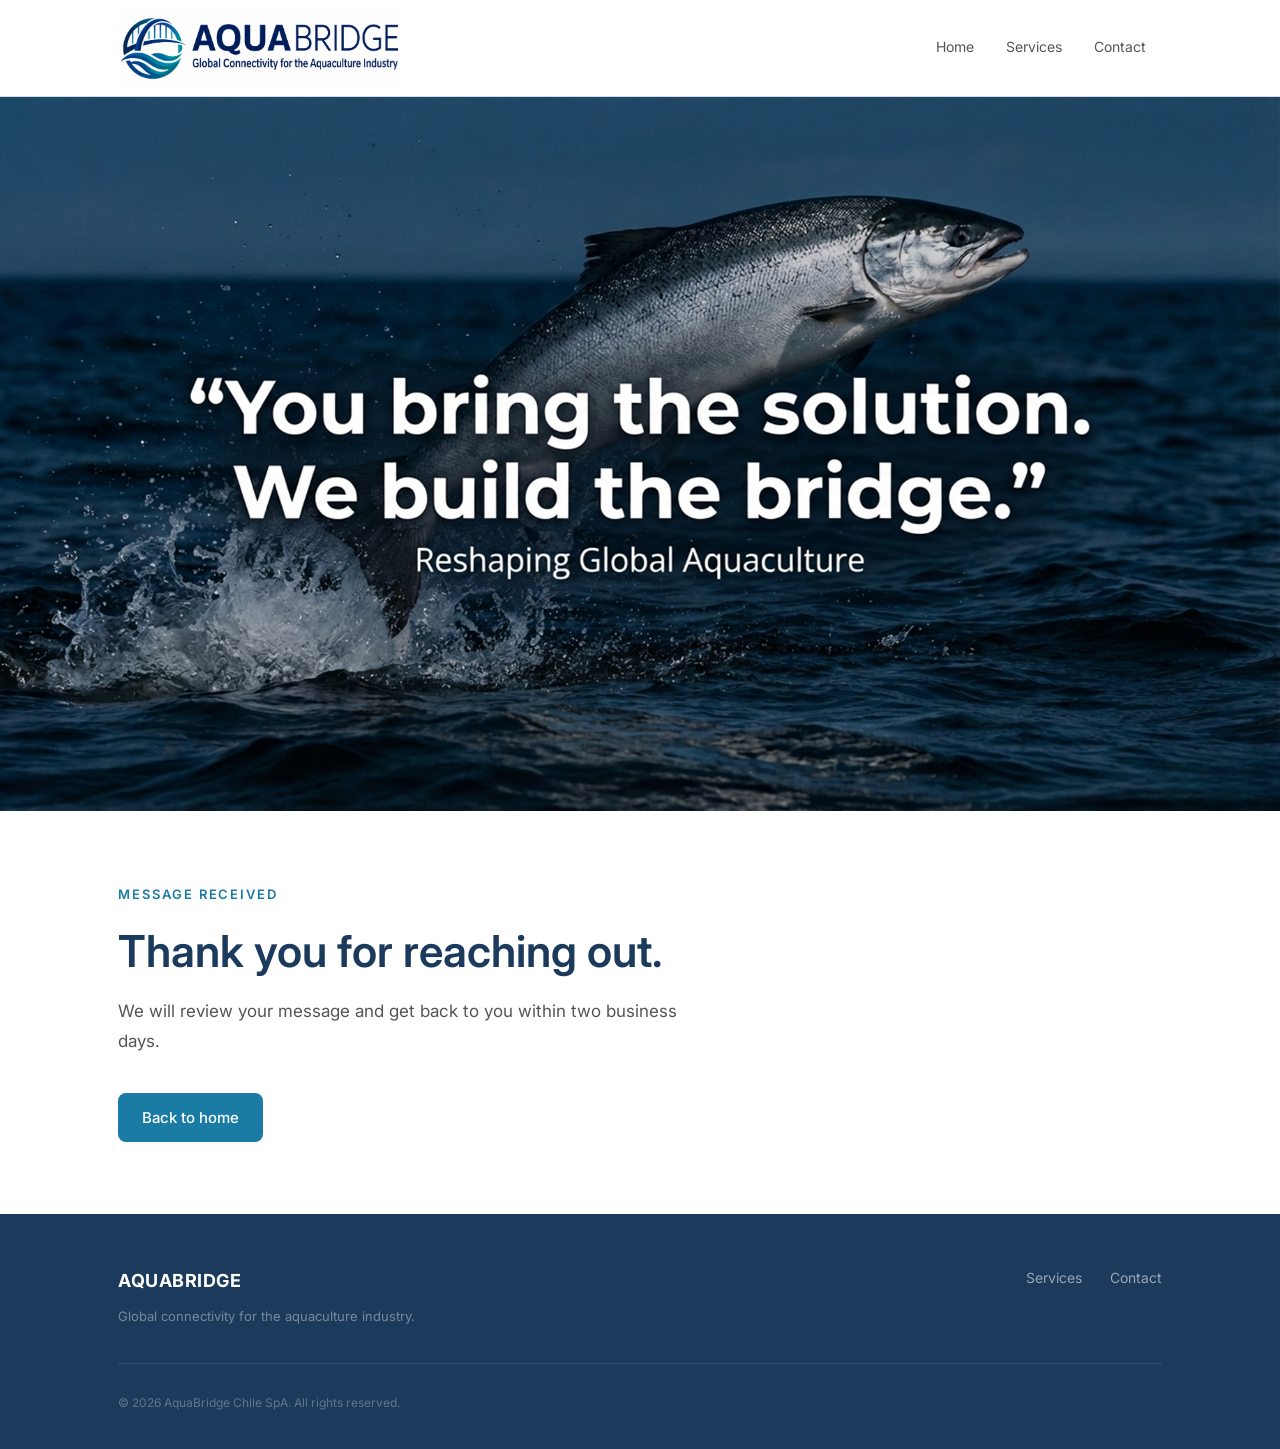
<file: thankyou.html>
<!DOCTYPE html>
<html lang="en">
<head>
  <meta charset="UTF-8">
  <meta name="viewport" content="width=device-width, initial-scale=1.0">
  <title>Thank you — AquaBridge</title>
  <link rel="canonical" href="https://www.aquabridge.cl/thankyou.html">
  <meta name="robots" content="noindex, nofollow">
  <link rel="preconnect" href="https://fonts.googleapis.com">
  <link rel="preconnect" href="https://fonts.gstatic.com" crossorigin>
  <link href="https://fonts.googleapis.com/css2?family=Inter:wght@400;500;600;700&display=swap" rel="stylesheet">
  <link rel="stylesheet" href="css/style.css">
</head>
<body>
  <nav class="nav">
    <div class="container">
      <div class="nav-inner">
        <a href="index.html" class="nav-logo">
          <img src="images/logo.png" alt="AquaBridge" onerror="this.style.display='none'">
          <span class="nav-logo-text">AQUABRIDGE</span>
        </a>
        <div class="nav-links">
          <a href="index.html">Home</a>
          <a href="services.html">Services</a>
          <a href="contact.html" class="nav-cta">Contact</a>
        </div>
      </div>
    </div>
  </nav>

  <img src="images/salmon_bridge.png" alt="You bring the solution. We build the bridge." style="width: 100%; display: block;">

  <div class="sec-white" style="padding: 72px 0;">
    <div class="container">
      <p class="hero-pre">Message received</p>
      <h1 style="margin-bottom: 18px;">Thank you for reaching out.</h1>
      <p style="font-size: 17px; max-width: 560px; line-height: 1.75; margin-bottom: 36px;">We will review your message and get back to you within two business days.</p>
      <a href="index.html" class="btn btn-primary">Back to home</a>
    </div>
  </div>

  <footer class="footer">
    <div class="container">
      <div class="footer-top">
        <div class="footer-brand">
          <div class="footer-logo"><img src="images/logo.png" alt="AquaBridge" onerror="this.style.display='none';this.nextElementSibling.style.display='block'"><span class="footer-logo-text">AQUABRIDGE</span></div>
          <p class="footer-tag">Global connectivity for the aquaculture industry.</p>
        </div>
        <nav class="footer-nav">
          <a href="services.html">Services</a>
          <a href="contact.html">Contact</a>
        </nav>
      </div>
      <div class="footer-bottom">
        <p class="footer-copy">© 2026 AquaBridge Chile SpA. All rights reserved.</p>
      </div>
    </div>
  </footer>

  <script src="js/main.js"></script>
</body>
</html>
</file>
<file: css/style.css>
/* ── Reset ─────────────────────────────────────────────────────────────── */
*, *::before, *::after { box-sizing: border-box; margin: 0; padding: 0; }
html { font-size: 16px; scroll-behavior: smooth; -webkit-font-smoothing: antialiased; }
img { max-width: 100%; display: block; }
a { color: inherit; text-decoration: none; }
ul, ol { list-style: none; }

/* ── Variables ─────────────────────────────────────────────────────────── */
:root {
  --navy:      #1B3A5C;
  --navy-deep: #122840;
  --teal:      #1A7BA4;
  --teal-dk:   #0F5070;
  --lgray:     #F2F6FA;
  --mgray:     #D0DCE8;
  --dgray:     #555555;
  --white:     #FFFFFF;
  --font:      'Inter', system-ui, -apple-system, 'Segoe UI', sans-serif;
  --max-w:     1100px;
  --r:         8px;
  --t:         0.2s ease;
}

/* ── Base ──────────────────────────────────────────────────────────────── */
body { font-family: var(--font); color: var(--dgray); line-height: 1.7; background: var(--white); }
h1, h2, h3, h4 { color: var(--navy); font-weight: 600; line-height: 1.25; }
h1 { font-size: clamp(28px, 4vw, 44px); }
h2 { font-size: clamp(22px, 3vw, 34px); }
h3 { font-size: 19px; }
p { font-size: 16px; line-height: 1.75; max-width: 700px; }
.container { max-width: var(--max-w); margin: 0 auto; padding: 0 28px; }

/* ── Buttons ───────────────────────────────────────────────────────────── */
.btn { display: inline-block; padding: 12px 24px; border-radius: var(--r); font-size: 15px; font-weight: 500; cursor: pointer; transition: background var(--t), color var(--t), border-color var(--t); text-decoration: none; border: none; font-family: var(--font); }
.btn-primary { background: var(--teal); color: var(--white); }
.btn-primary:hover { background: var(--teal-dk); }
.btn-secondary { background: transparent; color: var(--navy); border: 1px solid var(--mgray); }
.btn-secondary:hover { background: var(--lgray); border-color: var(--teal); color: var(--navy); }
.btn-ghost { background: transparent; color: rgba(255,255,255,0.85); border: 1px solid rgba(255,255,255,0.3); }
.btn-ghost:hover { background: rgba(255,255,255,0.1); border-color: rgba(255,255,255,0.55); }
.btn-white { background: var(--white); color: var(--navy); }
.btn-white:hover { background: var(--lgray); }

/* ── Nav ───────────────────────────────────────────────────────────────── */
.nav { position: sticky; top: 0; z-index: 100; background: var(--white); border-bottom: 1px solid var(--mgray); transition: box-shadow var(--t); }
.nav.scrolled { box-shadow: 0 2px 16px rgba(0,0,0,0.07); }
.nav-inner { display: flex; align-items: center; height: 96px; gap: 0; padding: 8px 0; }
.nav-logo { display: flex; align-items: center; gap: 10px; text-decoration: none; flex-shrink: 0; margin-right: auto; }
.nav-logo img { height: 76px; width: auto; }
.nav-logo-text { display: none; }
.nav-links { display: flex; align-items: center; gap: 0; }
.nav-links a { font-size: 14px; color: var(--dgray); padding: 8px 16px; border-bottom: 2px solid transparent; transition: color var(--t), border-color var(--t); white-space: nowrap; display: block; }
.nav-links a:hover, .nav-links a.active { color: var(--navy); border-bottom-color: var(--teal); }
.nav-links a.nav-cta { background: none; color: var(--dgray); border-radius: 0; margin-left: 0; }
.nav-links a.nav-cta:hover { background: none; color: var(--navy); }
.lang-toggle { display: flex; align-items: center; gap: 1px; margin-left: 20px; background: var(--lgray); border-radius: 20px; padding: 3px; border: 1px solid var(--mgray); flex-shrink: 0; }
.lang-btn { background: none; border: none; cursor: pointer; font-size: 12px; font-weight: 600; color: var(--dgray); padding: 3px 9px; border-radius: 16px; transition: background var(--t), color var(--t); font-family: var(--font); letter-spacing: 0.04em; }
.lang-btn.active { background: var(--navy); color: var(--white); }
.nav-hamburger { display: none; flex-direction: column; gap: 5px; cursor: pointer; padding: 6px; background: none; border: none; margin-left: 12px; }
.nav-hamburger span { display: block; width: 22px; height: 2px; background: var(--navy); border-radius: 2px; transition: transform var(--t), opacity var(--t); }
.nav-mobile { display: none; flex-direction: column; padding: 16px 28px 20px; border-top: 1px solid var(--mgray); gap: 4px; }
.nav-mobile.open { display: flex; }
.nav-mobile a { font-size: 15px; color: var(--navy); padding: 8px 0; border-bottom: 1px solid var(--lgray); }
.nav-mobile .lang-toggle { margin: 12px 0 0; }

/* ── Hero dark ─────────────────────────────────────────────────────────── */
.hero-dark { background: var(--navy); padding: 88px 0 76px; }
.hero-pre { font-size: 13px; letter-spacing: 0.15em; text-transform: uppercase; color: var(--teal); font-weight: 600; margin-bottom: 18px; }
.hero-dark h1 { color: var(--white); max-width: 825px; margin-bottom: 22px; }
.hero-dark .hero-sub { color: rgba(255,255,255,0.62); font-size: 17px; max-width: 675px; margin-bottom: 36px; line-height: 1.75; }
.hero-btns { display: flex; gap: 12px; flex-wrap: wrap; margin-bottom: 56px; }
.hero-stats { display: flex; gap: 44px; padding-top: 44px; border-top: 1px solid rgba(255,255,255,0.11); flex-wrap: wrap; }
.stat-item .stat-n { font-size: 26px; font-weight: 700; color: var(--white); line-height: 1.1; }
.stat-item .stat-l { font-size: 12px; color: rgba(255,255,255,0.42); margin-top: 3px; line-height: 1.4; }

/* ── Hero light ────────────────────────────────────────────────────────── */
.hero-light { background: var(--lgray); padding: 68px 0 60px; border-bottom: 1px solid var(--mgray); }
.hero-light .hero-pre { font-size: 13px; letter-spacing: 0.15em; text-transform: uppercase; color: var(--teal); font-weight: 600; margin-bottom: 14px; }
.hero-light h1 { margin-bottom: 16px; max-width: 700px; }
.hero-light .hero-sub { color: var(--dgray); font-size: 17px; max-width: 700px; line-height: 1.75; }

/* ── Sections ──────────────────────────────────────────────────────────── */
section { padding: 76px 0; }
.sec-white { background: var(--white); }
.sec-gray  { background: var(--lgray); }
.sec-navy  { background: var(--navy); }
.sec-label { font-size: 11px; letter-spacing: 0.15em; text-transform: uppercase; color: var(--teal); font-weight: 600; margin-bottom: 12px; }
.sec-h2 { margin-bottom: 14px; }
.sec-sub { color: var(--dgray); font-size: 17px; max-width: 700px; margin-bottom: 48px; line-height: 1.75; }
.sec-sub.wide { max-width: 700px; }
.sec-sub.light { color: rgba(255,255,255,0.62); }
.sec-sub.light-narrow { color: rgba(255,255,255,0.62); max-width: 700px; }
.navy-h2 { color: var(--white); }

/* ── Cards grid ────────────────────────────────────────────────────────── */
.cards-3 { display: grid; grid-template-columns: repeat(auto-fit, minmax(260px, 1fr)); gap: 24px; }
.card { background: var(--white); border: 1px solid var(--mgray); border-radius: 12px; padding: 28px; }
.card-on-gray { background: var(--white); }
.card-icon { width: 46px; height: 46px; background: rgba(26,123,164,0.1); border-radius: 10px; display: flex; align-items: center; justify-content: center; margin-bottom: 18px; }
.card-icon svg { width: 22px; height: 22px; stroke: var(--teal); fill: none; stroke-width: 1.8; stroke-linecap: round; stroke-linejoin: round; }
.card h3 { color: var(--navy); font-size: 17px; margin-bottom: 8px; }
.card p { font-size: 14px; line-height: 1.65; }

/* ── Stats block (navy bg) ─────────────────────────────────────────────── */
.stats-4 { display: grid; grid-template-columns: repeat(4, 1fr); gap: 1px; background: rgba(255,255,255,0.08); border-radius: 12px; overflow: hidden; margin-top: 44px; }
.stat-block { background: rgba(255,255,255,0.05); padding: 36px 28px; }
.stat-block .num { font-size: 30px; font-weight: 700; color: var(--white); line-height: 1.1; margin-bottom: 6px; }
.stat-block .lbl { font-size: 13px; color: rgba(255,255,255,0.48); line-height: 1.5; }

/* ── Team cards ────────────────────────────────────────────────────────── */
.team-3 { display: grid; grid-template-columns: repeat(auto-fit, minmax(280px, 1fr)); gap: 28px; }
.team-card { background: var(--white); border: 1px solid var(--mgray); border-radius: 12px; padding: 32px 28px; }
.team-avatar { width: 52px; height: 52px; border-radius: 50%; background: var(--navy); color: var(--white); font-size: 17px; font-weight: 700; display: flex; align-items: center; justify-content: center; margin-bottom: 16px; letter-spacing: 0.03em; }
.team-card h3 { font-size: 18px; margin-bottom: 2px; }
.team-role { font-size: 13px; color: var(--teal); font-weight: 600; margin-bottom: 12px; letter-spacing: 0.02em; }
.team-card .bio { font-size: 14px; line-height: 1.65; margin-bottom: 14px; }
.team-details { border-top: 1px solid var(--lgray); padding-top: 12px; display: flex; flex-direction: column; gap: 6px; }
.team-detail { font-size: 13px; color: var(--dgray); display: flex; gap: 8px; line-height: 1.5; }
.team-detail::before { content: '—'; color: var(--teal); flex-shrink: 0; }
.team-link { display: inline-flex; align-items: center; gap: 6px; color: var(--teal); font-size: 15px; font-weight: 500; margin-top: 36px; transition: gap var(--t); }
.team-link:hover { gap: 10px; }

/* ── CTA section ───────────────────────────────────────────────────────── */
.cta-section { background: var(--navy); padding: 80px 0; text-align: center; }
.cta-section h2 { color: var(--white); margin-bottom: 14px; }
.cta-section p { color: rgba(255,255,255,0.62); max-width: 520px; margin: 0 auto 32px; font-size: 17px; }

/* ── Teal bar quote ────────────────────────────────────────────────────── */
.teal-bar { border-left: 3px solid var(--teal); padding: 4px 0 4px 18px; font-size: 17px; color: var(--navy); font-style: italic; line-height: 1.65; }

/* ── Tier cards (services page) ────────────────────────────────────────── */
.tier-grid { display: grid; grid-template-columns: repeat(auto-fit, minmax(320px, 1fr)); gap: 32px; margin-top: 44px; }
.tier-card { background: var(--white); border: 1px solid var(--mgray); border-radius: 14px; overflow: hidden; }
.tier-head { padding: 32px 32px 24px; background: var(--lgray); border-bottom: 1px solid var(--mgray); }
.tier-head.dark { background: var(--navy); }
.tier-badge { display: inline-block; font-size: 11px; font-weight: 700; letter-spacing: 0.1em; text-transform: uppercase; padding: 4px 12px; border-radius: 20px; margin-bottom: 14px; background: rgba(26,123,164,0.12); color: var(--teal); }
.tier-badge.white { background: rgba(255,255,255,0.15); color: rgba(255,255,255,0.85); }
.tier-head h3 { font-size: 22px; margin-bottom: 6px; }
.tier-head.dark h3 { color: var(--white); }
.tier-head .tier-sub { font-size: 15px; color: var(--dgray); }
.tier-head.dark .tier-sub { color: rgba(255,255,255,0.58); }
.tier-price { font-size: 14px; font-weight: 600; color: var(--navy); margin-top: 14px; padding-top: 14px; border-top: 1px solid var(--mgray); }
.tier-head.dark .tier-price { color: rgba(255,255,255,0.75); border-top-color: rgba(255,255,255,0.15); }
.tier-body { padding: 28px 32px; }
.tier-list { display: flex; flex-direction: column; gap: 12px; }
.tier-list li { font-size: 14px; color: var(--dgray); display: flex; gap: 10px; align-items: flex-start; line-height: 1.55; }
.tier-list li::before { content: ''; width: 18px; height: 18px; min-width: 18px; border-radius: 50%; background: rgba(26,123,164,0.12) url("data:image/svg+xml,%3Csvg width='10' height='8' viewBox='0 0 10 8' fill='none' xmlns='http://www.w3.org/2000/svg'%3E%3Cpath d='M1 4L3.5 6.5L9 1.5' stroke='%231A7BA4' stroke-width='1.6' stroke-linecap='round' stroke-linejoin='round'/%3E%3C/svg%3E") no-repeat center; margin-top: 2px; flex-shrink: 0; }
.svc-note { font-size: 13px; color: var(--dgray); line-height: 1.65; font-style: italic; margin-top: 32px; padding: 20px 24px; background: var(--lgray); border-radius: var(--r); border-left: 3px solid var(--mgray); }

/* ── What we don't do ──────────────────────────────────────────────────── */
.no-list { display: flex; flex-direction: column; gap: 0; margin-top: 24px; }
.no-list li { font-size: 14px; color: var(--dgray); display: flex; gap: 12px; align-items: flex-start; padding: 12px 0; border-bottom: 1px solid var(--lgray); line-height: 1.6; }
.no-list li::before { content: '×'; color: #bbb; font-size: 17px; line-height: 1.3; flex-shrink: 0; }
.no-note { font-size: 14px; color: var(--navy); font-weight: 500; margin-top: 20px; padding: 18px 20px; background: rgba(26,123,164,0.07); border-radius: var(--r); border-left: 3px solid var(--teal); line-height: 1.65; font-style: italic; }

/* ── About model section ───────────────────────────────────────────────── */
.two-col { display: grid; grid-template-columns: 1.1fr 1fr; gap: 64px; align-items: start; }
.two-col p { margin-bottom: 16px; }

/* ── Team full profiles ────────────────────────────────────────────────── */
.profile { display: grid; grid-template-columns: auto 1fr; gap: 32px; align-items: start; padding: 40px 0; border-top: 1px solid var(--mgray); }
.profile:last-child { border-bottom: 1px solid var(--mgray); }
.profile-left { text-align: center; min-width: 120px; }
.profile-avatar { width: 80px; height: 80px; border-radius: 50%; background: var(--navy); color: var(--white); font-size: 24px; font-weight: 700; display: flex; align-items: center; justify-content: center; margin: 0 auto 10px; }
.profile-name-mobile { display: none; }
.profile-right h3 { font-size: 22px; margin-bottom: 3px; }
.profile-right .role { font-size: 14px; color: var(--teal); font-weight: 600; margin-bottom: 16px; letter-spacing: 0.02em; }
  .profile-right p { font-size: 15px; line-height: 1.75; color: var(--dgray); margin-bottom: 0; }

/* ── Contact form ──────────────────────────────────────────────────────── */
.contact-layout { display: grid; grid-template-columns: 1.3fr 1fr; gap: 64px; align-items: start; }
.form-row { display: grid; grid-template-columns: 1fr 1fr; gap: 16px; }
.form-group { margin-bottom: 18px; }
.form-group label { display: block; font-size: 13px; font-weight: 600; color: var(--navy); margin-bottom: 6px; letter-spacing: 0.02em; }
.form-group input, .form-group select, .form-group textarea { width: 100%; padding: 10px 14px; border: 1px solid var(--mgray); border-radius: var(--r); font-size: 15px; color: var(--navy); background: var(--white); font-family: var(--font); transition: border-color var(--t); outline: none; appearance: none; }
.form-group input:focus, .form-group select:focus, .form-group textarea:focus { border-color: var(--teal); box-shadow: 0 0 0 3px rgba(26,123,164,0.1); }
.form-group textarea { resize: vertical; min-height: 130px; }
.form-group select { background-image: url("data:image/svg+xml,%3Csvg width='12' height='8' viewBox='0 0 12 8' xmlns='http://www.w3.org/2000/svg'%3E%3Cpath d='M1 1L6 7L11 1' stroke='%23555' stroke-width='1.5' stroke-linecap='round' fill='none'/%3E%3C/svg%3E"); background-repeat: no-repeat; background-position: right 14px center; padding-right: 38px; }
.contact-info-block { padding-top: 4px; }
.contact-info-item { padding: 16px 0; border-bottom: 1px solid var(--mgray); }
.contact-info-lbl { font-size: 11px; text-transform: uppercase; letter-spacing: 0.1em; color: var(--dgray); font-weight: 600; margin-bottom: 4px; }
.contact-info-val { font-size: 16px; font-weight: 600; color: var(--navy); }
.contact-info-note { font-size: 13px; color: var(--dgray); margin-top: 2px; }

/* ── Footer ────────────────────────────────────────────────────────────── */
.footer { background: var(--navy); padding: 52px 0 36px; }
.footer-top { display: flex; justify-content: space-between; align-items: flex-start; padding-bottom: 36px; border-bottom: 1px solid rgba(255,255,255,0.1); margin-bottom: 28px; gap: 40px; flex-wrap: wrap; }
.footer-brand {}
.footer-logo { display: flex; align-items: center; gap: 10px; margin-bottom: 8px; }
.footer-logo img { display: none; }
.footer-logo-text { display: block; font-size: 18px; font-weight: 700; color: white; letter-spacing: 0.5px; }
.footer-tag { font-size: 13px; color: rgba(255,255,255,0.4); }
.footer-nav { display: flex; gap: 28px; align-items: center; flex-wrap: wrap; }
.footer-nav a { font-size: 14px; color: rgba(255,255,255,0.55); transition: color var(--t); }
.footer-nav a:hover { color: var(--white); }
.footer-bottom { display: flex; justify-content: space-between; align-items: center; flex-wrap: wrap; gap: 12px; }
.footer-copy { font-size: 12px; color: rgba(255,255,255,0.3); }
.footer .lang-toggle { background: rgba(255,255,255,0.07); border-color: rgba(255,255,255,0.15); }
.footer .lang-btn { color: rgba(255,255,255,0.5); }
.footer .lang-btn.active { background: rgba(255,255,255,0.15); color: var(--white); }

/* ── How We Work steps ─────────────────────────────────────────────────── */
.steps-wrap { position: relative; margin-top: 56px; }
.steps-4 { display: grid; grid-template-columns: repeat(4, 1fr); gap: 0; position: relative; }
.steps-4::before { content: ''; position: absolute; top: 22px; left: calc(12.5% + 4px); right: calc(12.5% + 4px); height: 2px; background: var(--mgray); z-index: 0; }
.step { text-align: center; padding: 0 20px; position: relative; }
.step-num { width: 46px; height: 46px; border-radius: 50%; background: var(--teal); color: var(--white); font-weight: 700; font-size: 16px; display: flex; align-items: center; justify-content: center; margin: 0 auto 22px; position: relative; z-index: 1; }
.step-h { font-size: 15px; font-weight: 600; color: var(--navy); margin-bottom: 8px; line-height: 1.3; }
.step-p { font-size: 13px; color: var(--dgray); line-height: 1.6; }

/* ── Why AquaBridge comparison ─────────────────────────────────────────── */
.vs-grid { display: grid; grid-template-columns: repeat(3, 1fr); gap: 20px; margin-top: 48px; }
.vs-col { background: var(--lgray); border-radius: var(--r); padding: 32px 28px; border: 1px solid var(--mgray); }
.vs-col.vs-us { background: var(--navy); border-color: var(--navy); }
.vs-col-head { font-size: 11px; font-weight: 600; text-transform: uppercase; letter-spacing: 0.1em; color: var(--dgray); margin-bottom: 6px; opacity: 0.7; }
.vs-col.vs-us .vs-col-head { color: var(--teal); opacity: 1; }
.vs-col-label { font-size: 17px; font-weight: 700; color: var(--navy); margin-bottom: 24px; line-height: 1.3; }
.vs-col.vs-us .vs-col-label { color: var(--white); }
.vs-item { display: flex; align-items: flex-start; gap: 10px; margin-bottom: 13px; font-size: 14px; line-height: 1.5; color: var(--dgray); }
.vs-col.vs-us .vs-item { color: rgba(255,255,255,0.82); }
.vs-icon { flex-shrink: 0; margin-top: 2px; font-size: 14px; }

/* ── Responsive ────────────────────────────────────────────────────────── */
@media (max-width: 860px) {
  .stats-4 { grid-template-columns: 1fr 1fr; }
  .two-col { grid-template-columns: 1fr; gap: 40px; }
  .contact-layout { grid-template-columns: 1fr; gap: 40px; }
  .profile { grid-template-columns: 1fr; gap: 16px; }
  .profile-left { text-align: left; }
  .profile-avatar { margin: 0 0 8px; }
  .tier-grid { grid-template-columns: 1fr; max-width: 520px; }
  .steps-4 { grid-template-columns: 1fr 1fr; }
  .steps-4::before { display: none; }
  .vs-grid { grid-template-columns: 1fr; max-width: 480px; margin-left: auto; margin-right: auto; }
}
@media (max-width: 680px) {
  .nav-inner { height: 68px; }
  .nav-logo img { height: 52px; }
  .nav-links { display: none; }
  .lang-toggle.desktop { display: none; }
  .nav-hamburger { display: flex; }
  section { padding: 52px 0; }
  .hero-dark { padding: 60px 0 52px; }
  .hero-stats { gap: 24px; }
  .hero-btns { flex-direction: column; }
  .hero-btns .btn { text-align: center; }
  .cards-3 { grid-template-columns: 1fr; }
  .form-row { grid-template-columns: 1fr; }
  .steps-4 { grid-template-columns: 1fr; }
}
@media (max-width: 480px) {
  h1 { font-size: 26px; }
  h2 { font-size: 22px; }
  .stats-4 { grid-template-columns: 1fr; }
}

/* Location callouts */
.mkt-location { color: rgba(255,255,255,0.72); font-size: 15px; margin-top: 36px; font-style: italic; }
.hero-location { color: var(--teal); font-size: 13px; margin-top: 20px; margin-bottom: 0; letter-spacing: 0.06em; text-transform: uppercase; font-weight: 600; }
</file>
